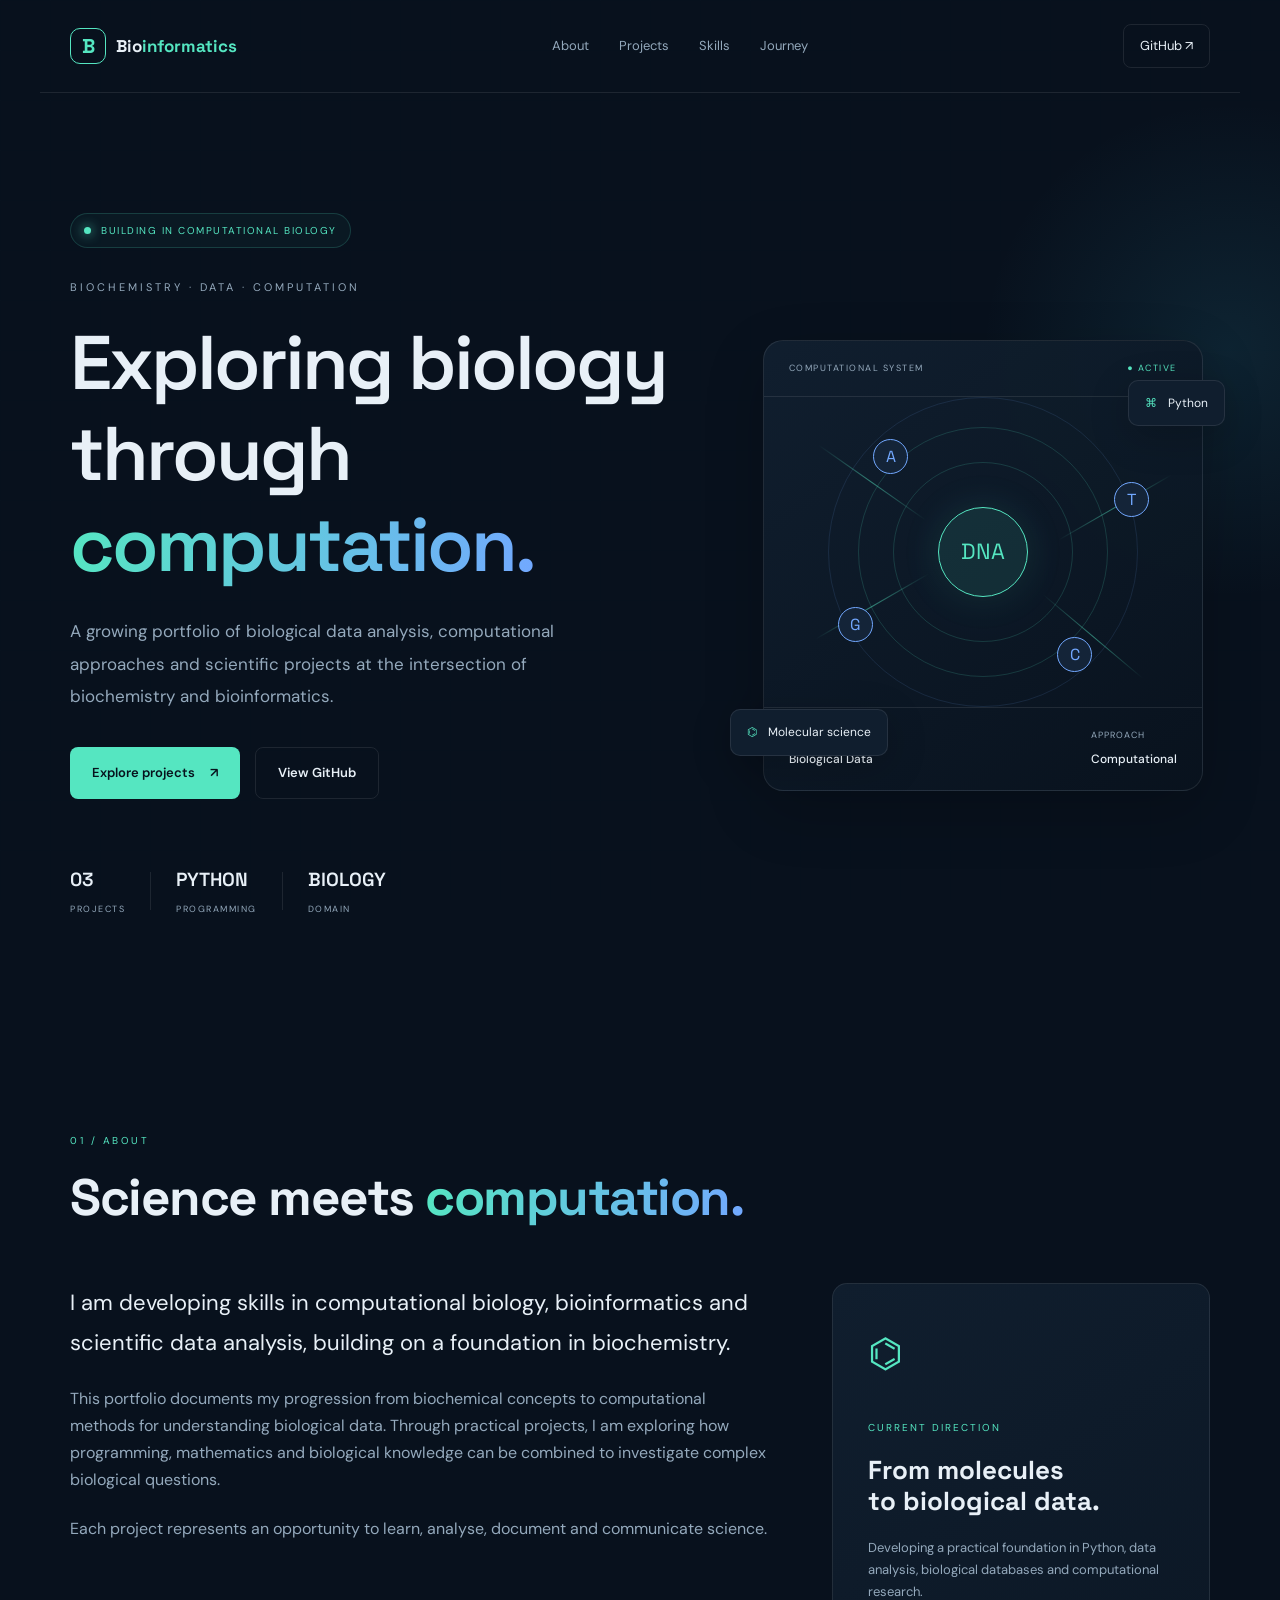
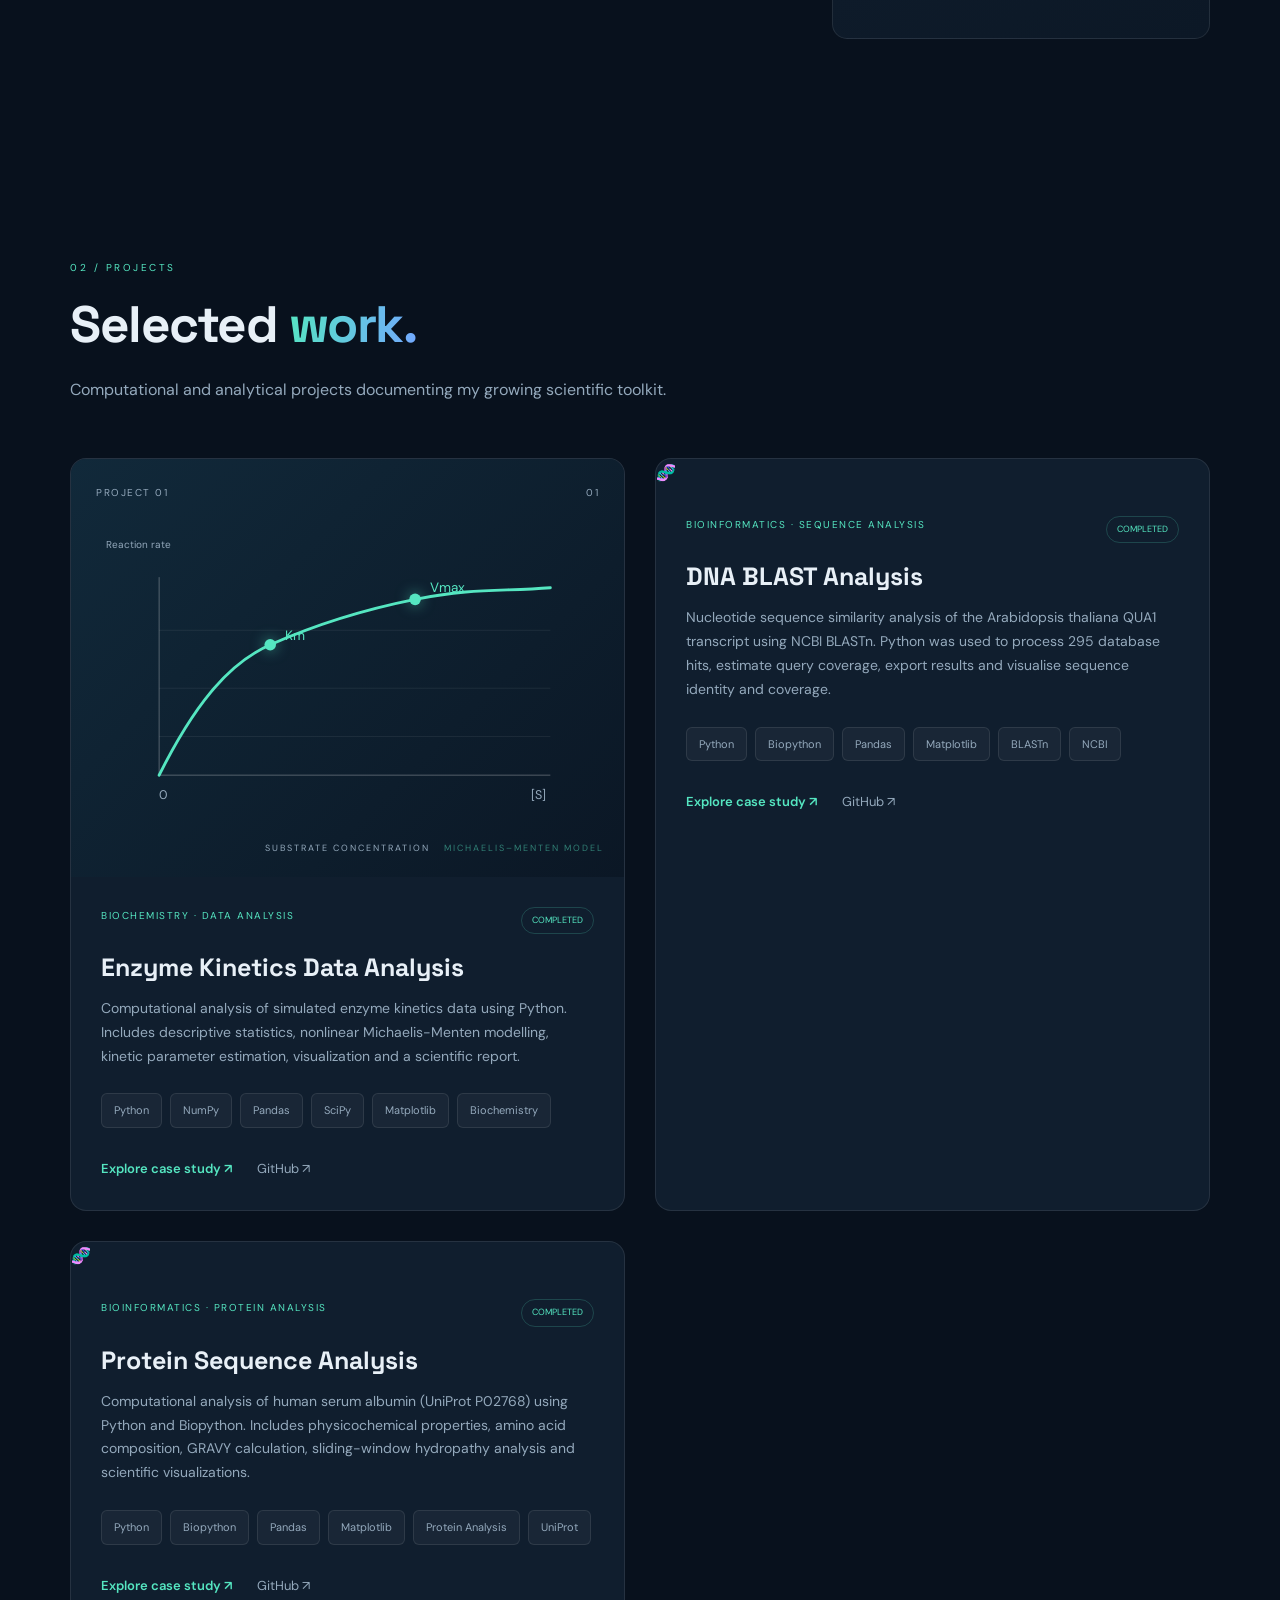
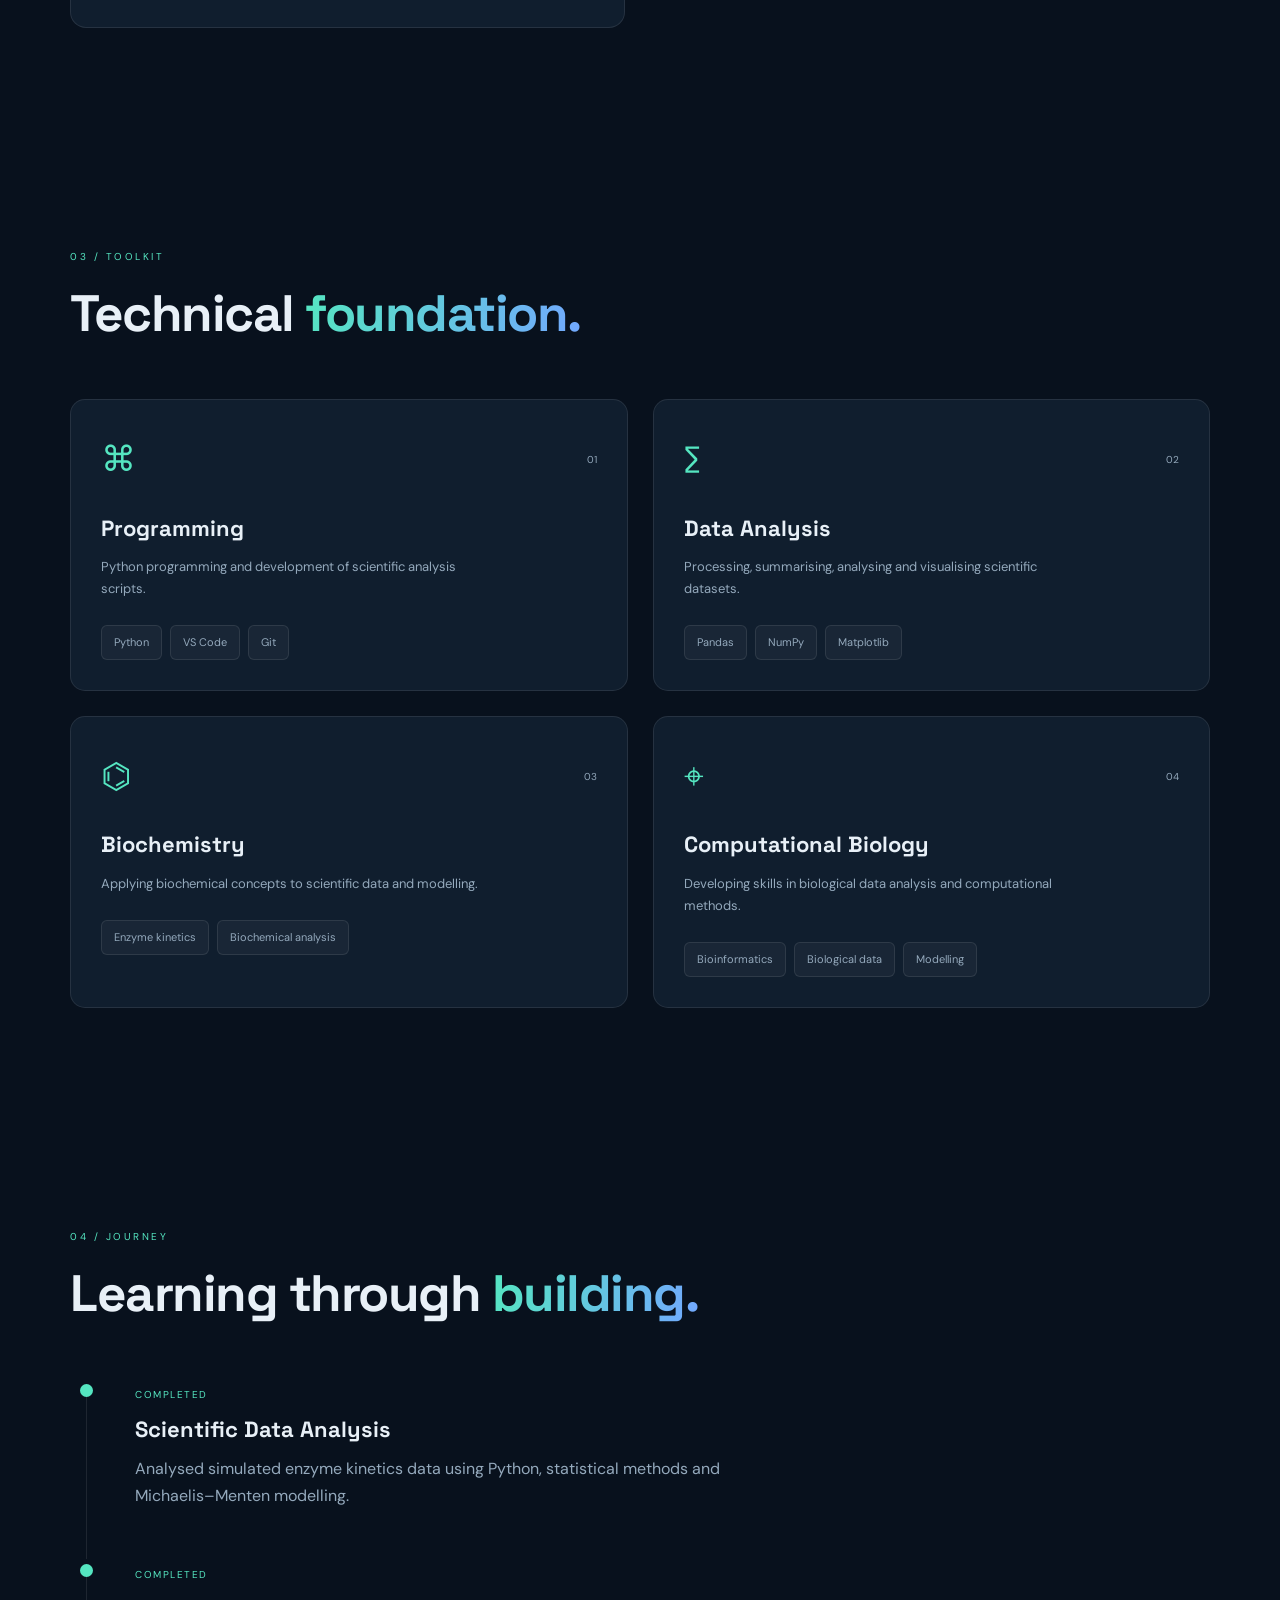
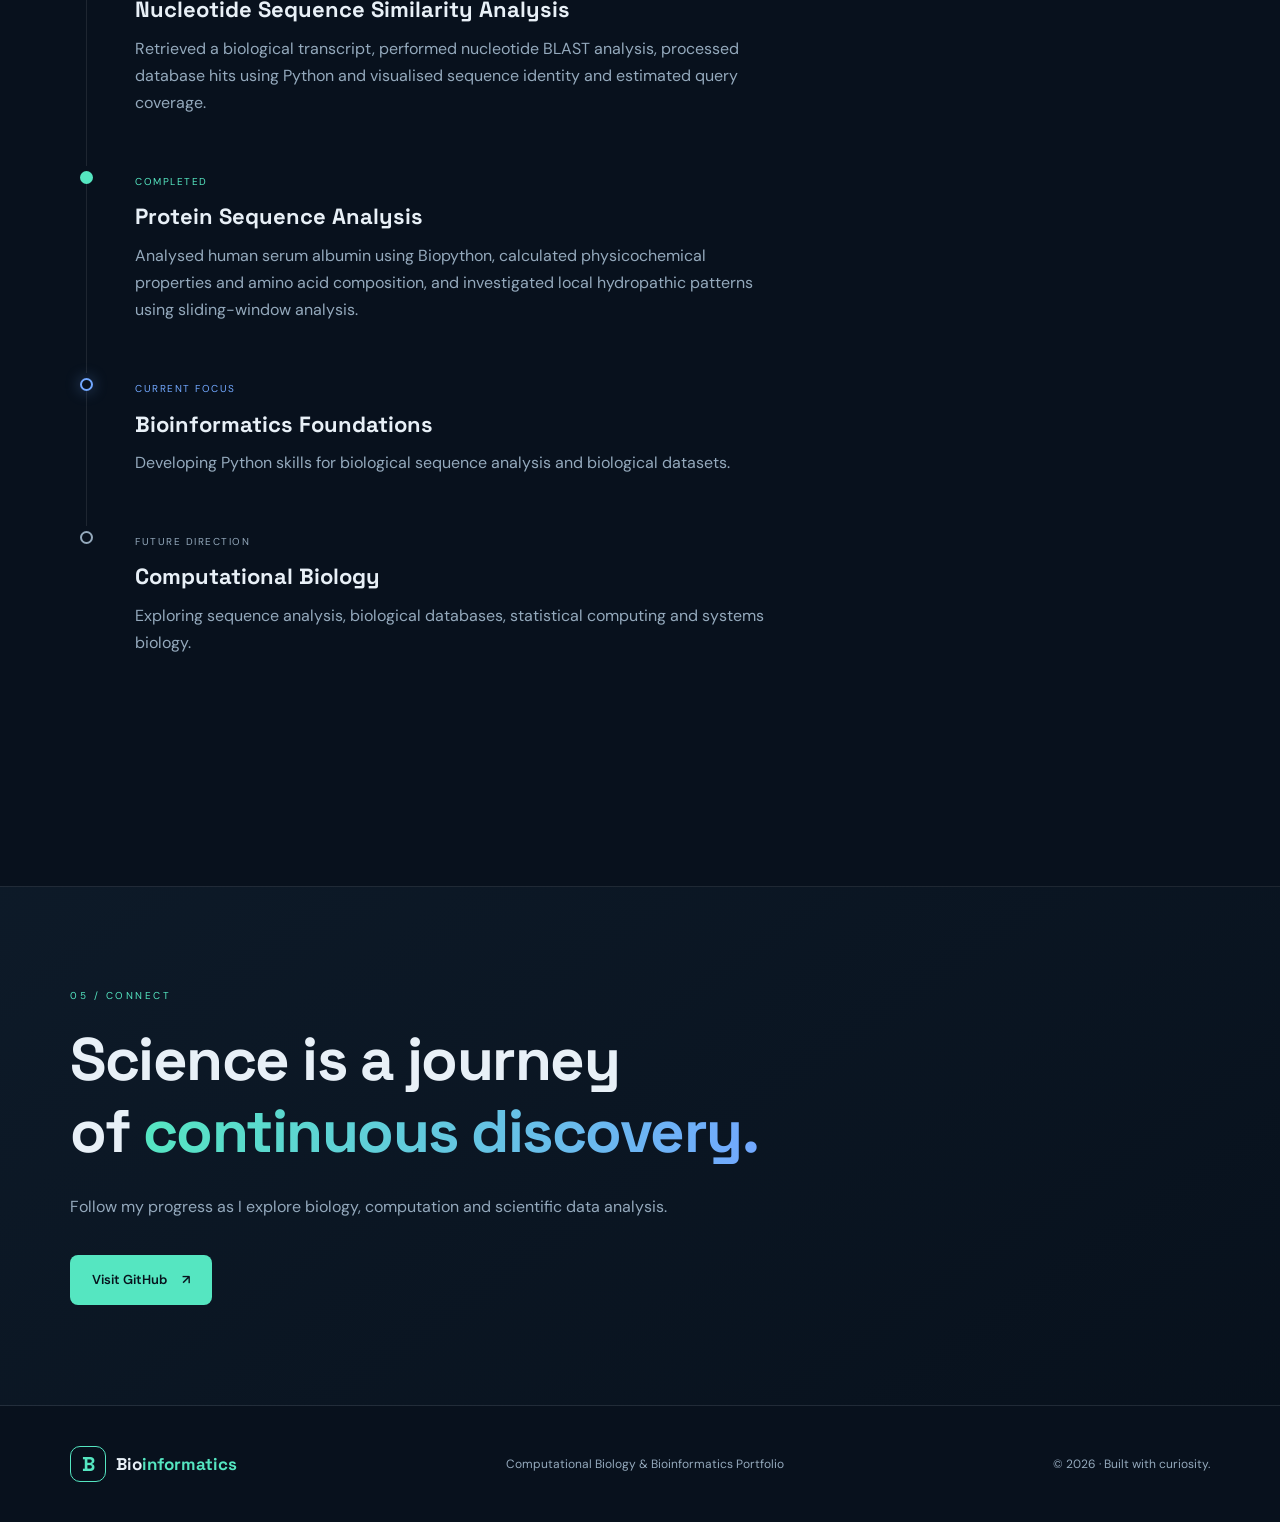
<file: index.html>
<!DOCTYPE html>
<html lang="en">
<head>
    <meta charset="UTF-8">
    <meta name="viewport" content="width=device-width, initial-scale=1.0">
    <meta name="description" content="Computational biology and bioinformatics portfolio showcasing biological data analysis, programming and scientific research projects.">
    <title>Computational Biology | Scientific Portfolio</title>
    <link rel="stylesheet" href="style.css">
    <link rel="preconnect" href="https://fonts.googleapis.com">
    <link rel="preconnect" href="https://fonts.gstatic.com" crossorigin>
    <link href="https://fonts.googleapis.com/css2?family=DM+Sans:wght@400;500;600;700&family=Space+Grotesk:wght@400;500;600;700&display=swap" rel="stylesheet">
</head>
<body>

    <div class="background-grid"></div>

    <header class="navbar">
        <a href="#" class="logo">
            <span class="logo-symbol">B</span>
            <span>Bio<span class="accent">informatics</span></span>
        </a>

        <nav class="nav-links">
            <a href="#about">About</a>
            <a href="#projects">Projects</a>
            <a href="#skills">Skills</a>
            <a href="#journey">Journey</a>
        </nav>

        <a href="https://github.com/Evanno000" target="_blank" rel="noopener noreferrer" class="nav-github">
            GitHub ↗
        </a>
    </header>

    <main>

        <!-- HERO SECTION -->
        <section class="hero" id="home">

            <div class="hero-content">

                <div class="status-label">
                    <span class="status-dot"></span>
                    BUILDING IN COMPUTATIONAL BIOLOGY
                </div>

                <p class="hero-pretitle">BIOCHEMISTRY · DATA · COMPUTATION</p>

                <h1>
                    Exploring biology<br>
                    through <span class="gradient-text">computation.</span>
                </h1>

                <p class="hero-description">
                    A growing portfolio of biological data analysis,
                    computational approaches and scientific projects
                    at the intersection of biochemistry and bioinformatics.
                </p>

                <div class="hero-actions">
                    <a href="#projects" class="button-primary">
                        Explore projects <span>↗</span>
                    </a>

                    <a href="https://github.com/Evanno000"
                       target="_blank"
                       rel="noopener noreferrer"
                       class="button-secondary">
                        View GitHub
                    </a>
                </div>

                <div class="hero-stats">
                    <div class="stat">
                        <span class="stat-number" id="project-count">03</span>
                        <span class="stat-label">PROJECTS</span>
                    </div>

                    <div class="stat-divider"></div>

                    <div class="stat">
                        <span class="stat-number">PYTHON</span>
                        <span class="stat-label">PROGRAMMING</span>
                    </div>

                    <div class="stat-divider"></div>

                    <div class="stat">
                        <span class="stat-number">BIOLOGY</span>
                        <span class="stat-label">DOMAIN</span>
                    </div>
                </div>

            </div>

            <div class="hero-visual">

                <div class="visual-glow"></div>

                <div class="molecule-card">

                    <div class="card-top">
                        <span>COMPUTATIONAL SYSTEM</span>
                        <span class="live-indicator">● ACTIVE</span>
                    </div>

                    <div class="molecule-art">
                        <div class="orbit orbit-one"></div>
                        <div class="orbit orbit-two"></div>
                        <div class="orbit orbit-three"></div>

                        <div class="central-node">DNA</div>

                        <div class="node node-one">A</div>
                        <div class="node node-two">T</div>
                        <div class="node node-three">G</div>
                        <div class="node node-four">C</div>

                        <div class="connection connection-one"></div>
                        <div class="connection connection-two"></div>
                        <div class="connection connection-three"></div>
                        <div class="connection connection-four"></div>
                    </div>

                    <div class="visual-footer">
                        <div>
                            <span class="visual-label">RESEARCH DOMAIN</span>
                            <strong>Biological Data</strong>
                        </div>

                        <div>
                            <span class="visual-label">APPROACH</span>
                            <strong>Computational</strong>
                        </div>
                    </div>

                </div>

                <div class="floating-tag tag-top">
                    <span class="tag-icon">⌘</span>
                    Python
                </div>

                <div class="floating-tag tag-bottom">
                    <span class="tag-icon">⌬</span>
                    Molecular science
                </div>

            </div>

        </section>

        <!-- ABOUT SECTION -->
        <section class="section about-section" id="about">

            <div class="section-heading">
                <span class="section-number">01 / ABOUT</span>
                <h2>Science meets <span class="gradient-text">computation.</span></h2>
            </div>

            <div class="about-grid">

                <div class="about-text">
                    <p class="large-text">
                        I am developing skills in computational biology,
                        bioinformatics and scientific data analysis,
                        building on a foundation in biochemistry.
                    </p>

                    <p>
                        This portfolio documents my progression from
                        biochemical concepts to computational methods
                        for understanding biological data. Through
                        practical projects, I am exploring how
                        programming, mathematics and biological
                        knowledge can be combined to investigate
                        complex biological questions.
                    </p>

                    <p>
                        Each project represents an opportunity to learn,
                        analyse, document and communicate science.
                    </p>
                </div>

                <div class="about-highlight">

                    <div class="highlight-icon">⌬</div>

                    <span class="highlight-label">CURRENT DIRECTION</span>

                    <h3>From molecules<br>to biological data.</h3>

                    <p>
                        Developing a practical foundation in Python,
                        data analysis, biological databases and
                        computational research.
                    </p>

                </div>

            </div>

        </section>

        <!-- PROJECTS SECTION -->
        <section class="section projects-section" id="projects">

            <div class="section-heading">
                <span class="section-number">02 / PROJECTS</span>
                <h2>Selected <span class="gradient-text">work.</span></h2>
                <p class="section-description">
                    Computational and analytical projects documenting
                    my growing scientific toolkit.
                </p>
            </div>

            <div class="project-grid">

                <!-- PROJECT 01: ENZYME KINETICS -->
                <article class="project-card featured-project">

                    <div class="project-visual kinetics-visual">

                        <div class="project-visual-label">
                            <span>PROJECT 01</span>
                            <span>01</span>
                        </div>

                        <div class="chart-preview">

                            <div class="chart-y-label">Reaction rate</div>

                            <svg viewBox="0 0 500 280"
                                 class="kinetics-chart"
                                 role="img"
                                 aria-label="Illustrative enzyme saturation curve">

                                <line x1="55" y1="25" x2="55" y2="230"
                                      class="chart-axis"/>

                                <line x1="55" y1="230" x2="460" y2="230"
                                      class="chart-axis"/>

                                <line x1="55" y1="80" x2="460" y2="80"
                                      class="chart-grid"/>

                                <line x1="55" y1="140" x2="460" y2="140"
                                      class="chart-grid"/>

                                <line x1="55" y1="190" x2="460" y2="190"
                                      class="chart-grid"/>

                                <path d="M55 230
                                         C90 160, 125 115, 170 95
                                         S260 60, 320 48
                                         S410 40, 460 36"
                                      class="chart-curve"/>

                                <circle cx="170" cy="95" r="6"
                                        class="chart-point"/>

                                <circle cx="320" cy="48" r="6"
                                        class="chart-point"/>

                                <text x="55" y="255" class="chart-text">0</text>
                                <text x="440" y="255" class="chart-text">[S]</text>

                                <text x="185" y="90" class="chart-annotation">Km</text>
                                <text x="335" y="40" class="chart-annotation">Vmax</text>

                            </svg>

                            <div class="chart-x-label">
                                SUBSTRATE CONCENTRATION
                            </div>

                        </div>

                        <div class="chart-overlay-label">
                            MICHAELIS–MENTEN MODEL
                        </div>

                    </div>

                    <div class="project-content">

                        <div class="project-meta">
                            <span class="project-category">BIOCHEMISTRY · DATA ANALYSIS</span>
                            <span class="project-status">COMPLETED</span>
                        </div>

                        <h3>Enzyme Kinetics Data Analysis</h3>

                        <p>
                            Computational analysis of simulated enzyme kinetics data
                            using Python. Includes descriptive statistics, nonlinear
                            Michaelis-Menten modelling, kinetic parameter estimation,
                            visualization and a scientific report.
                        </p>

                        <div class="project-tags">
                            <span>Python</span>
                            <span>NumPy</span>
                            <span>Pandas</span>
                            <span>SciPy</span>
                            <span>Matplotlib</span>
                            <span>Biochemistry</span>
                        </div>

                        <div class="project-links">

                            <a href="projects/enzyme-kinetics.html"
                               class="project-link-primary">
                                Explore case study <span>↗</span>
                            </a>

                            <a href="https://github.com/Evanno000/enzyme-kinetics-data-analysis"
                               target="_blank"
                               rel="noopener noreferrer"
                               class="project-link-secondary">
                                GitHub ↗
                            </a>

                        </div>

                    </div>

                </article>

                <!-- PROJECT 02: DNA BLAST ANALYSIS -->
                <article class="project-card">

                    <div class="project-icon">🧬</div>

                    <div class="project-content">

                        <div class="project-meta">
                            <span class="project-category">BIOINFORMATICS · SEQUENCE ANALYSIS</span>
                            <span class="project-status">COMPLETED</span>
                        </div>

                        <h3>DNA BLAST Analysis</h3>

                        <p>
                            Nucleotide sequence similarity analysis of the
                            Arabidopsis thaliana QUA1 transcript using NCBI BLASTn.
                            Python was used to process 295 database hits,
                            estimate query coverage, export results and
                            visualise sequence identity and coverage.
                        </p>

                        <div class="project-tags">
                            <span>Python</span>
                            <span>Biopython</span>
                            <span>Pandas</span>
                            <span>Matplotlib</span>
                            <span>BLASTn</span>
                            <span>NCBI</span>
                        </div>

                        <div class="project-links">

                            <a href="projects/dna-blast-analysis.html"
                               class="project-link-primary">
                                Explore case study <span>↗</span>
                            </a>

                            <a href="https://github.com/Evanno000/dna-blast-analysis"
                               target="_blank"
                               rel="noopener noreferrer"
                               class="project-link-secondary">
                                GitHub ↗
                            </a>

                        </div>

                    </div>

                </article>

                <!-- PROJECT 03: PROTEIN SEQUENCE ANALYSIS -->
                <article class="project-card">

                    <div class="project-icon">🧬</div>

                    <div class="project-content">

                        <div class="project-meta">
                            <span class="project-category">BIOINFORMATICS · PROTEIN ANALYSIS</span>
                            <span class="project-status">COMPLETED</span>
                        </div>

                        <h3>Protein Sequence Analysis</h3>

                        <p>
                            Computational analysis of human serum albumin
                            (UniProt P02768) using Python and Biopython.
                            Includes physicochemical properties, amino acid
                            composition, GRAVY calculation, sliding-window
                            hydropathy analysis and scientific visualizations.
                        </p>

                        <div class="project-tags">
                            <span>Python</span>
                            <span>Biopython</span>
                            <span>Pandas</span>
                            <span>Matplotlib</span>
                            <span>Protein Analysis</span>
                            <span>UniProt</span>
                        </div>

                        <div class="project-links">

                            <a href="projects/protein-sequence-analysis.html"
                               class="project-link-primary">
                                Explore case study <span>↗</span>
                            </a>

                            <a href="https://github.com/Evanno000/protein-sequence-analysis"
                               target="_blank"
                               rel="noopener noreferrer"
                               class="project-link-secondary">
                                GitHub ↗
                            </a>

                        </div>

                    </div>

                </article>

            </div>

        </section>

        <!-- SKILLS SECTION -->
        <section class="section skills-section" id="skills">

            <div class="section-heading">
                <span class="section-number">03 / TOOLKIT</span>
                <h2>Technical <span class="gradient-text">foundation.</span></h2>
            </div>

            <div class="skills-grid">

                <div class="skill-card">

                    <div class="skill-card-header">
                        <span class="skill-icon">⌘</span>
                        <span class="skill-index">01</span>
                    </div>

                    <h3>Programming</h3>

                    <p>
                        Python programming and development
                        of scientific analysis scripts.
                    </p>

                    <div class="skill-items">
                        <span>Python</span>
                        <span>VS Code</span>
                        <span>Git</span>
                    </div>

                </div>

                <div class="skill-card">

                    <div class="skill-card-header">
                        <span class="skill-icon">∑</span>
                        <span class="skill-index">02</span>
                    </div>

                    <h3>Data Analysis</h3>

                    <p>
                        Processing, summarising, analysing and
                        visualising scientific datasets.
                    </p>

                    <div class="skill-items">
                        <span>Pandas</span>
                        <span>NumPy</span>
                        <span>Matplotlib</span>
                    </div>

                </div>

                <div class="skill-card">

                    <div class="skill-card-header">
                        <span class="skill-icon">⌬</span>
                        <span class="skill-index">03</span>
                    </div>

                    <h3>Biochemistry</h3>

                    <p>
                        Applying biochemical concepts to
                        scientific data and modelling.
                    </p>

                    <div class="skill-items">
                        <span>Enzyme kinetics</span>
                        <span>Biochemical analysis</span>
                    </div>

                </div>

                <div class="skill-card">

                    <div class="skill-card-header">
                        <span class="skill-icon">⌖</span>
                        <span class="skill-index">04</span>
                    </div>

                    <h3>Computational Biology</h3>

                    <p>
                        Developing skills in biological data
                        analysis and computational methods.
                    </p>

                    <div class="skill-items">
                        <span>Bioinformatics</span>
                        <span>Biological data</span>
                        <span>Modelling</span>
                    </div>

                </div>

            </div>

        </section>

        <!-- JOURNEY SECTION -->
        <section class="section journey-section" id="journey">

            <div class="section-heading">
                <span class="section-number">04 / JOURNEY</span>
                <h2>Learning through <span class="gradient-text">building.</span></h2>
            </div>

            <div class="journey-container">

                <div class="journey-item completed">

                    <div class="journey-marker"></div>

                    <div class="journey-content">

                        <span class="journey-status">COMPLETED</span>

                        <h3>Scientific Data Analysis</h3>

                        <p>
                            Analysed simulated enzyme kinetics data
                            using Python, statistical methods and
                            Michaelis–Menten modelling.
                        </p>

                    </div>

                </div>

                <div class="journey-item completed">

                    <div class="journey-marker"></div>

                    <div class="journey-content">

                        <span class="journey-status">COMPLETED</span>

                        <h3>Nucleotide Sequence Similarity Analysis</h3>

                        <p>
                            Retrieved a biological transcript, performed
                            nucleotide BLAST analysis, processed database
                            hits using Python and visualised sequence
                            identity and estimated query coverage.
                        </p>

                    </div>

                </div>

                <div class="journey-item completed">

                    <div class="journey-marker"></div>

                    <div class="journey-content">

                        <span class="journey-status">COMPLETED</span>

                        <h3>Protein Sequence Analysis</h3>

                        <p>
                            Analysed human serum albumin using Biopython,
                            calculated physicochemical properties and amino
                            acid composition, and investigated local
                            hydropathic patterns using sliding-window analysis.
                        </p>

                    </div>

                </div>

                <div class="journey-item active">

                    <div class="journey-marker"></div>

                    <div class="journey-content">

                        <span class="journey-status">CURRENT FOCUS</span>

                        <h3>Bioinformatics Foundations</h3>

                        <p>
                            Developing Python skills for biological
                            sequence analysis and biological datasets.
                        </p>

                    </div>

                </div>

                <div class="journey-item upcoming">

                    <div class="journey-marker"></div>

                    <div class="journey-content">

                        <span class="journey-status">FUTURE DIRECTION</span>

                        <h3>Computational Biology</h3>

                        <p>
                            Exploring sequence analysis,
                            biological databases, statistical
                            computing and systems biology.
                        </p>

                    </div>

                </div>

            </div>

        </section>

        <!-- CONTACT SECTION -->
        <section class="contact-section">

            <div class="contact-inner">

                <span class="section-number">05 / CONNECT</span>

                <h2>
                    Science is a journey<br>
                    of <span class="gradient-text">continuous discovery.</span>
                </h2>

                <p>
                    Follow my progress as I explore biology,
                    computation and scientific data analysis.
                </p>

                <a href="https://github.com/Evanno000"
                   target="_blank"
                   rel="noopener noreferrer"
                   class="button-primary">
                    Visit GitHub <span>↗</span>
                </a>

            </div>

        </section>

    </main>

    <!-- FOOTER -->
    <footer class="footer">

        <a href="#home" class="logo">
            <span class="logo-symbol">B</span>
            <span>Bio<span class="accent">informatics</span></span>
        </a>

        <p>
            Computational Biology & Bioinformatics Portfolio
        </p>

        <span class="footer-copy">
            © <span id="year"></span> · Built with curiosity.
        </span>

    </footer>

    <script src="script.js"></script>

</body>
</html>
</file>
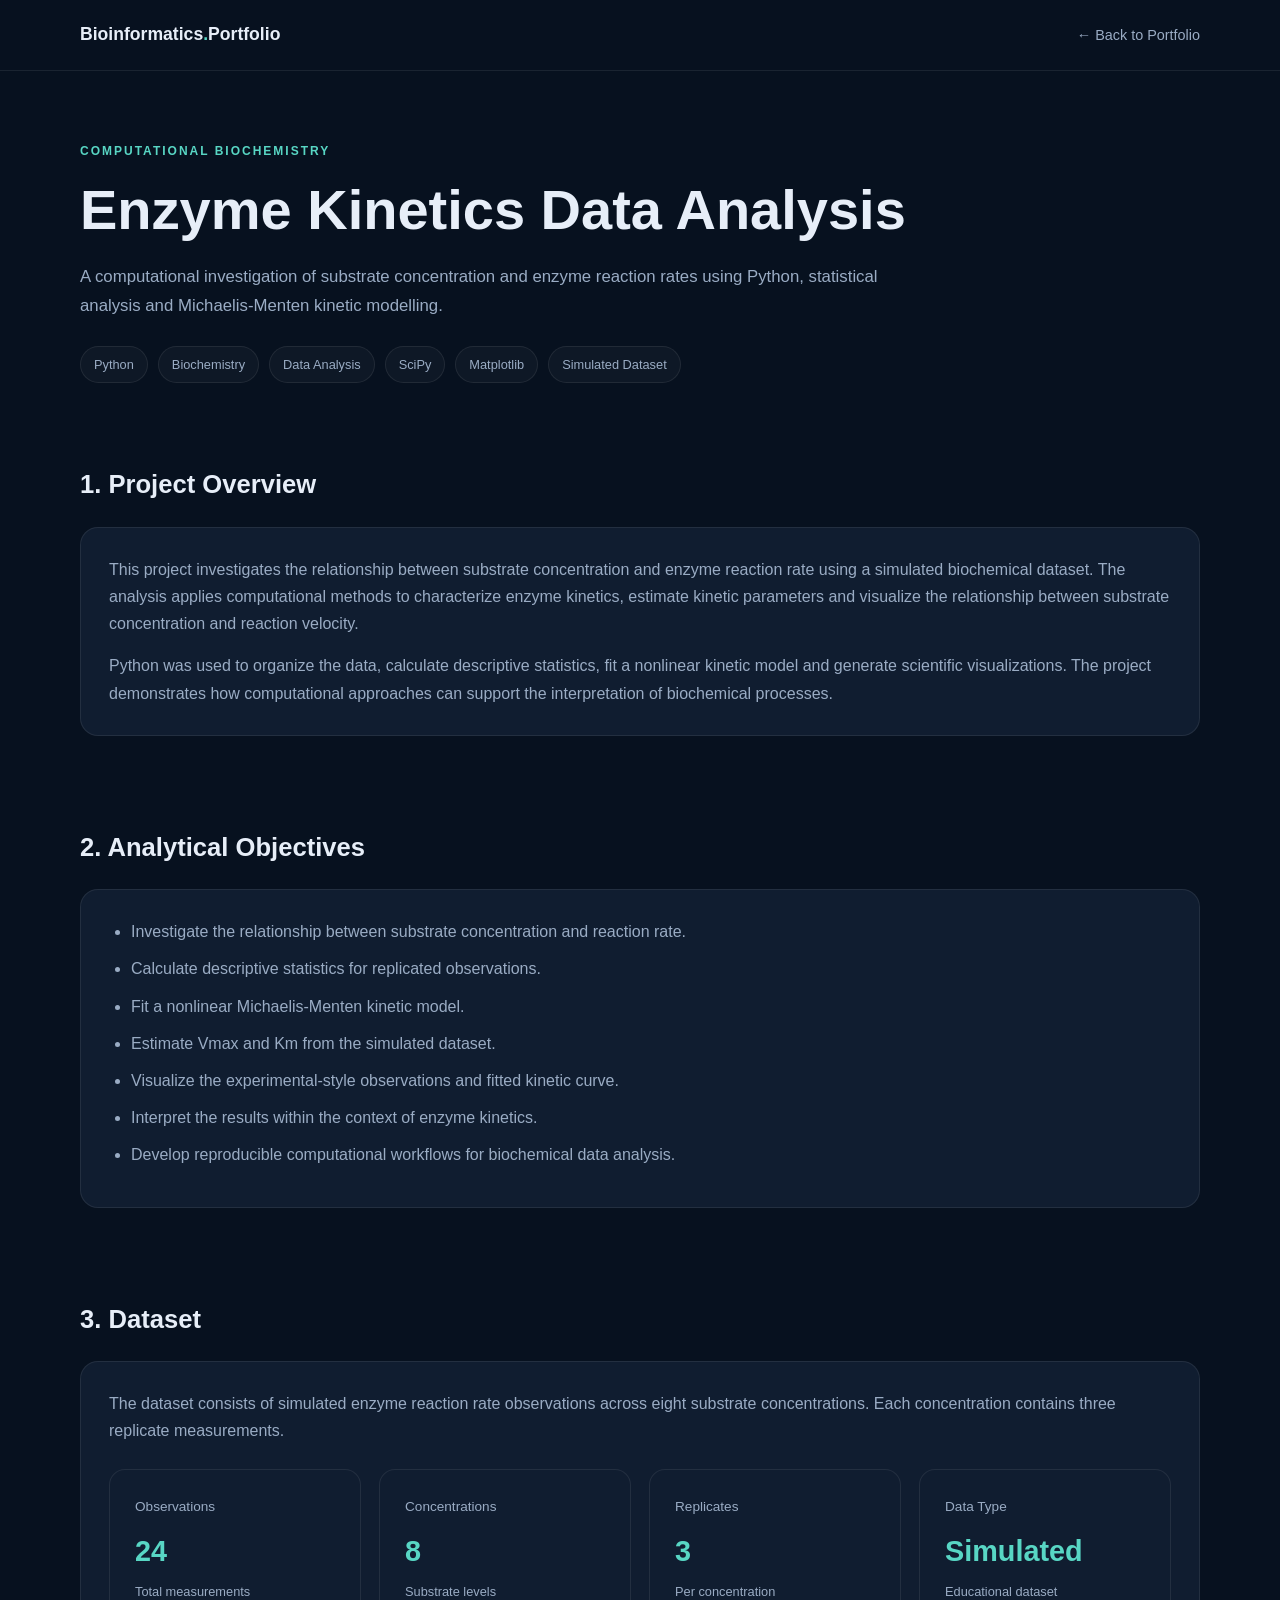
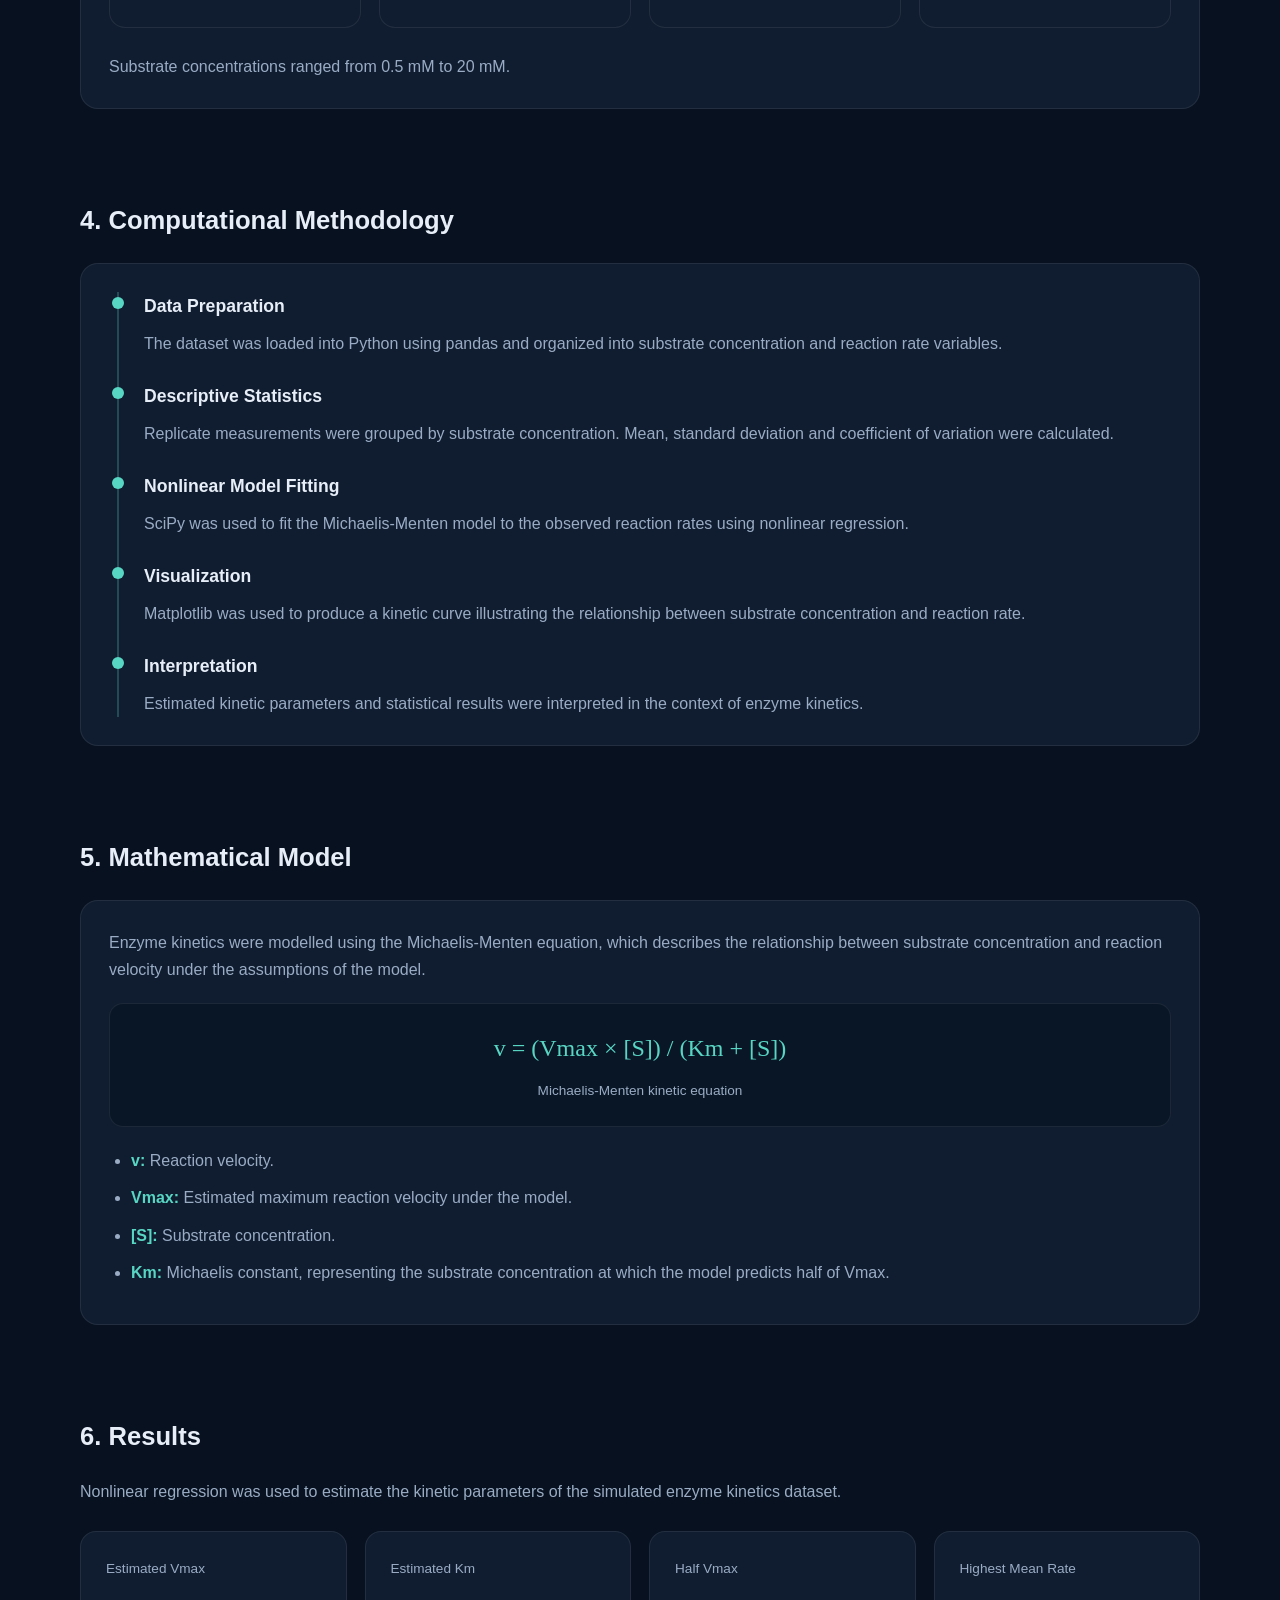
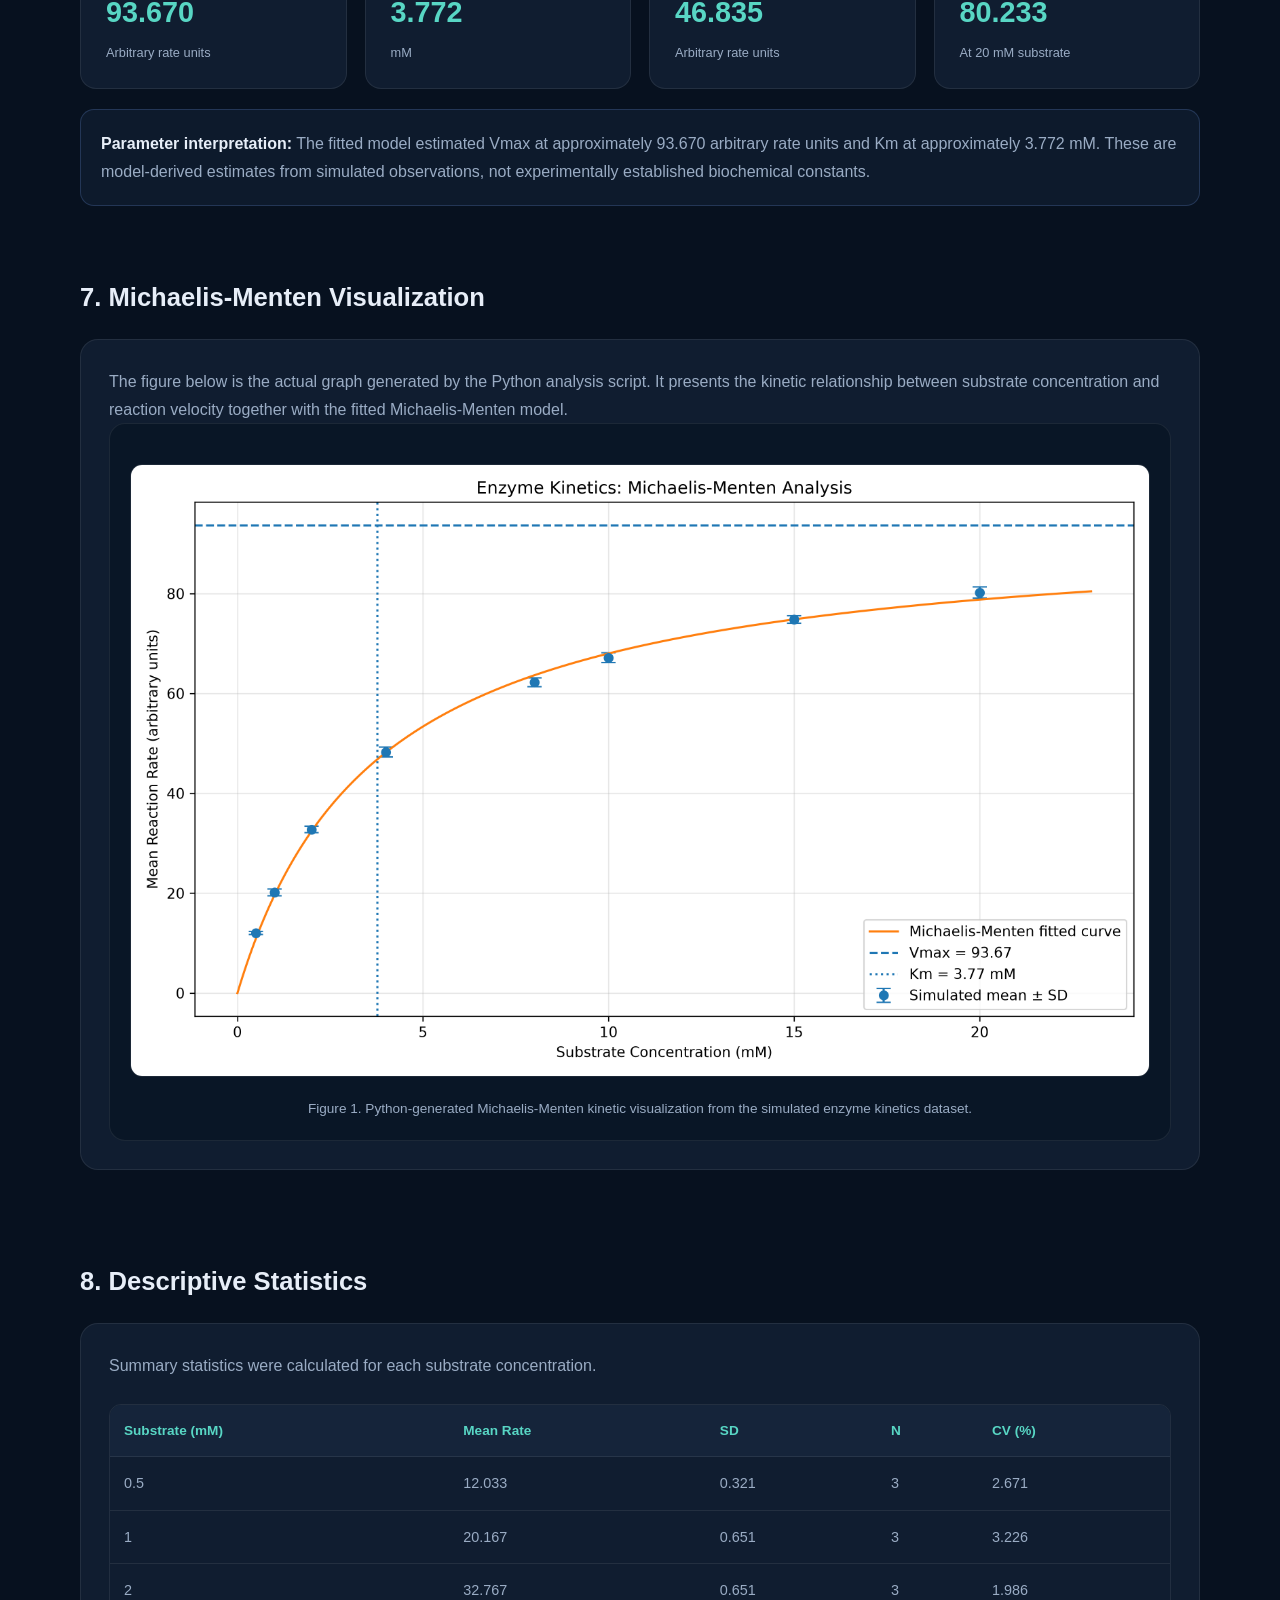
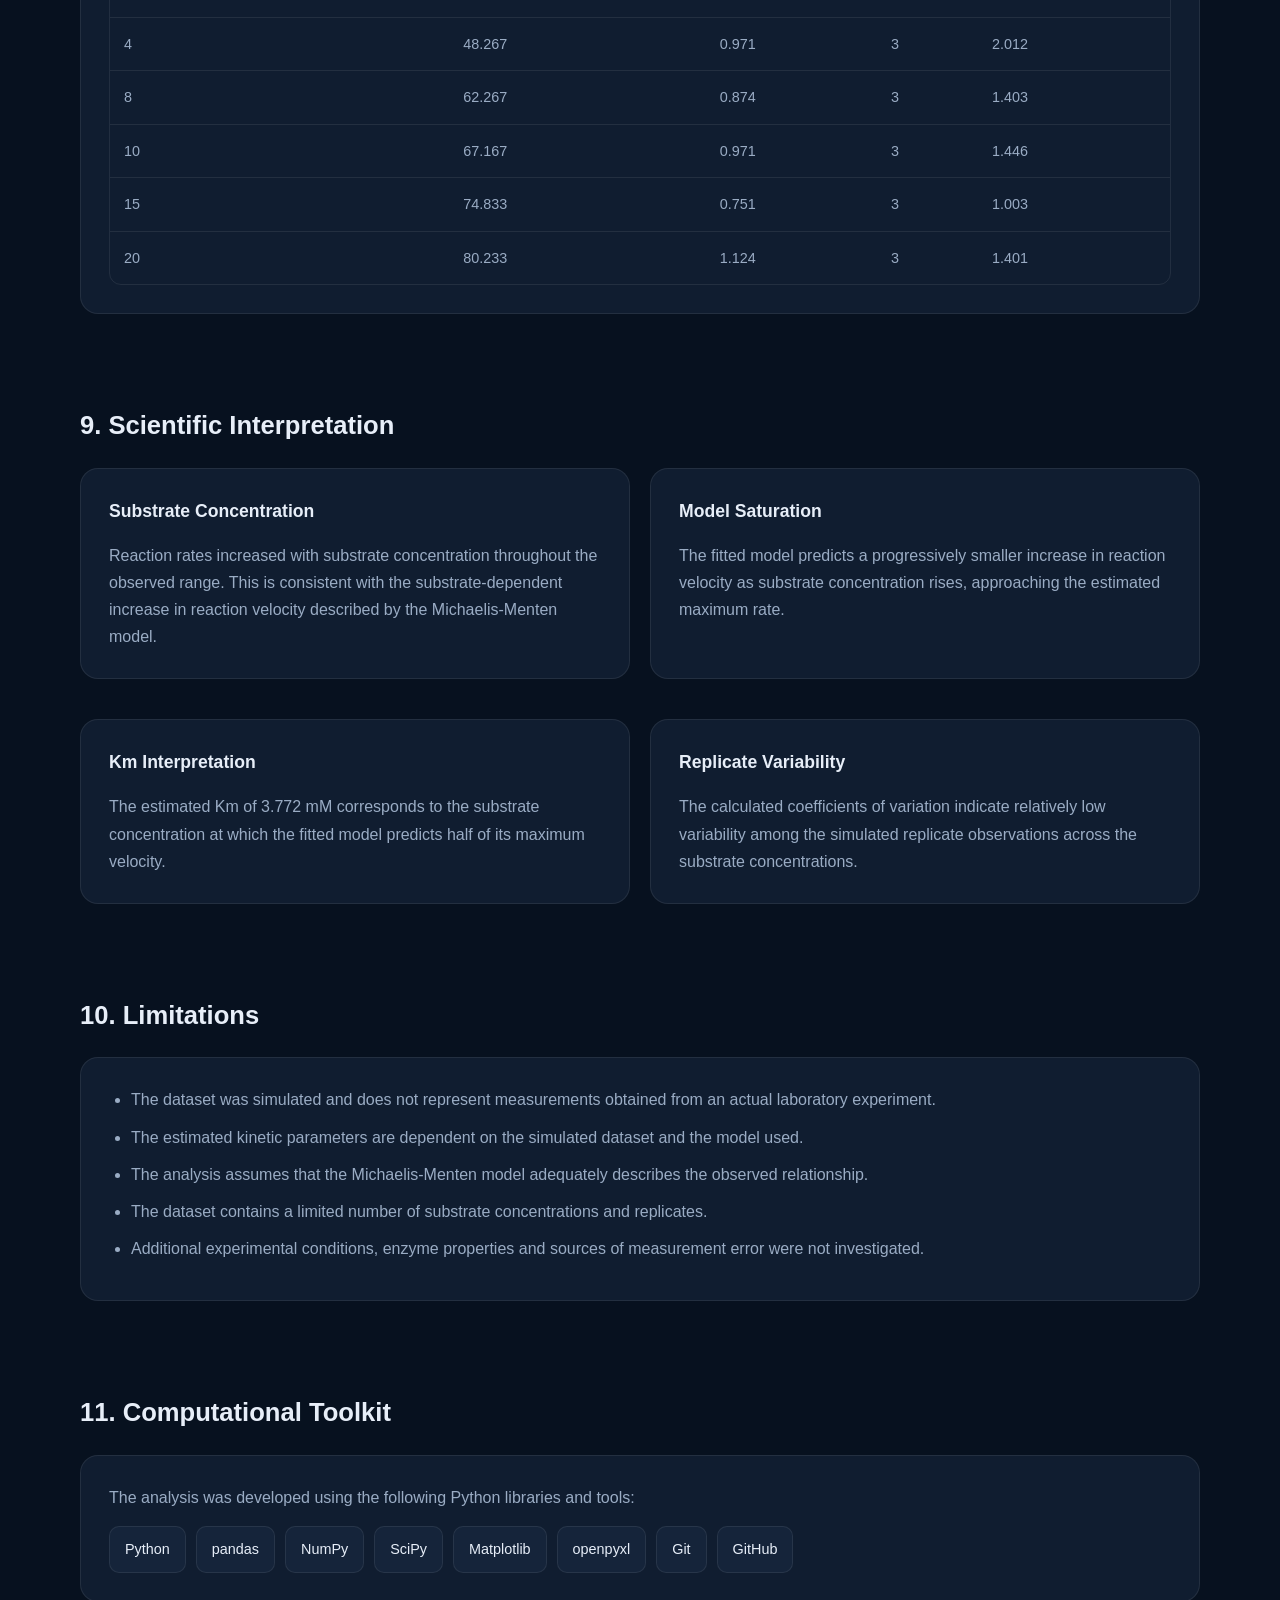
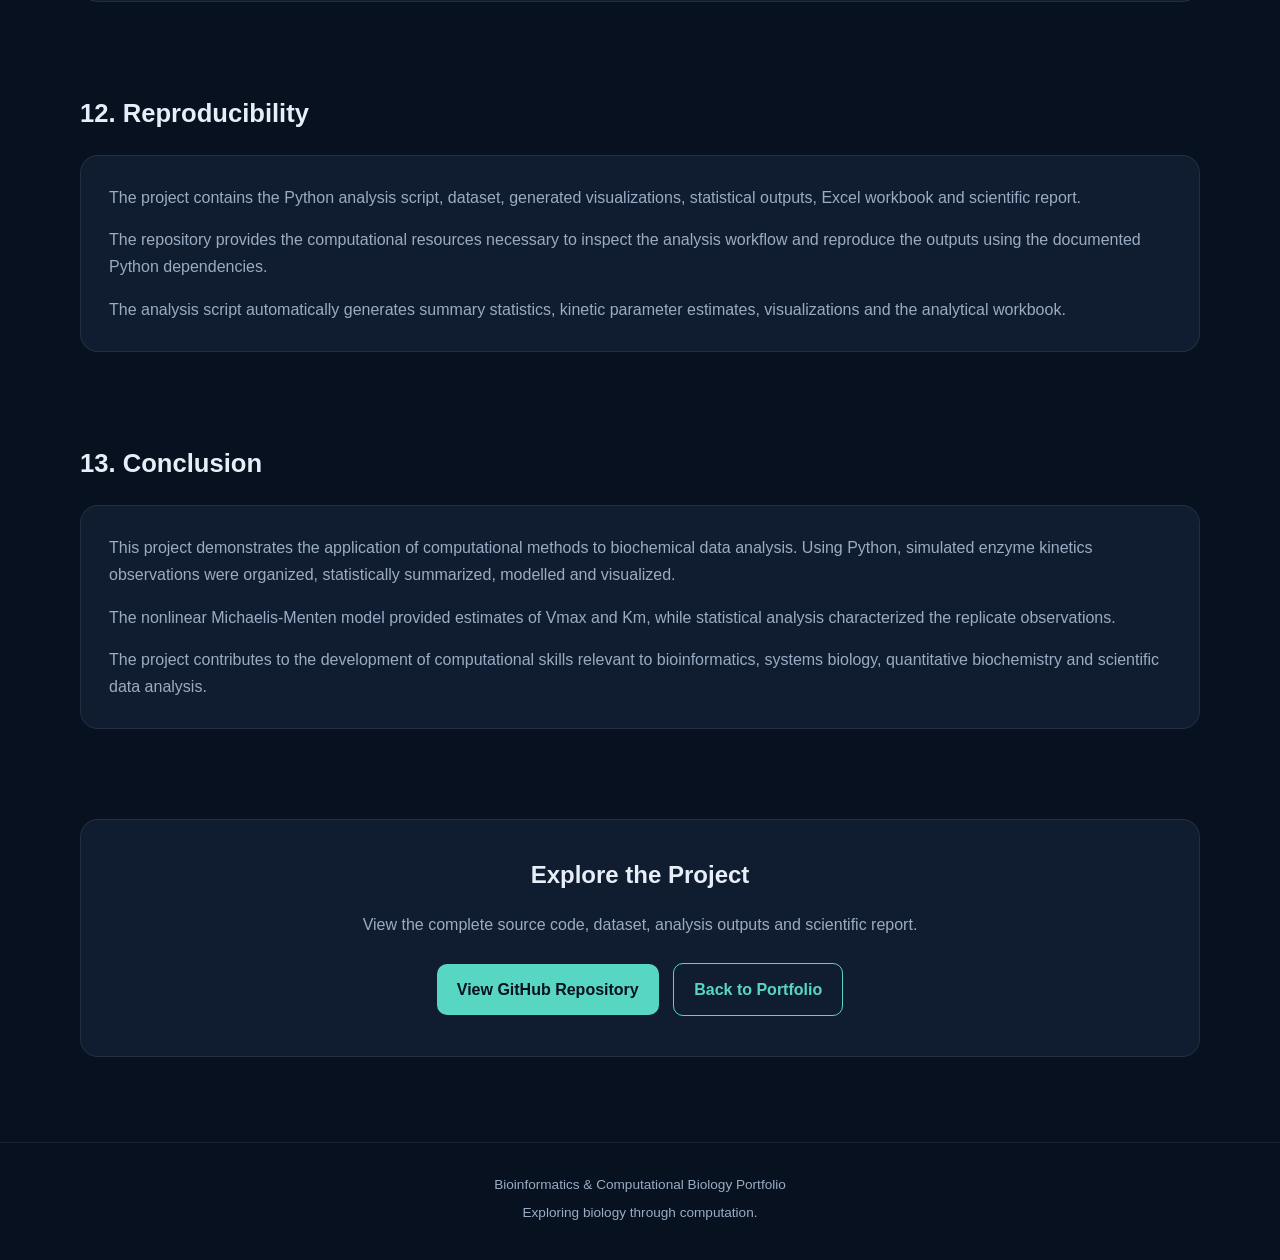
<file: projects/enzyme-kinetics.html>
<!DOCTYPE html>
<html lang="en">
<head>
    <meta charset="UTF-8">
    <meta name="viewport" content="width=device-width, initial-scale=1.0">

    <title>Enzyme Kinetics Data Analysis | Bioinformatics Portfolio</title>

    <meta name="description" content="Computational analysis of simulated enzyme kinetics data using Python, statistical analysis and Michaelis-Menten modelling.">

    <style>
        :root {
            --bg: #07111f;
            --panel: #101d30;
            --panel-light: #15243a;
            --border: rgba(255,255,255,0.08);
            --text: #e7eef8;
            --muted: #9aacc4;
            --accent: #58d6c4;
            --accent2: #79a9ff;
        }

        * {
            margin: 0;
            padding: 0;
            box-sizing: border-box;
        }

        html {
            scroll-behavior: smooth;
        }

        body {
            font-family: Arial, Helvetica, sans-serif;
            background: var(--bg);
            color: var(--text);
            line-height: 1.7;
        }

        a {
            color: var(--accent);
            text-decoration: none;
        }

        a:hover {
            opacity: 0.85;
        }

        .container {
            width: min(1120px, 92%);
            margin: auto;
        }

        .navbar {
            padding: 20px 0;
            border-bottom: 1px solid var(--border);
        }

        .nav-inner {
            display: flex;
            align-items: center;
            justify-content: space-between;
            gap: 20px;
        }

        .logo {
            font-weight: 700;
            font-size: 1.1rem;
            color: var(--text);
        }

        .logo span {
            color: var(--accent);
        }

        .back-link {
            color: var(--muted);
            font-size: 0.9rem;
        }

        .hero {
            padding: 70px 0 45px;
        }

        .eyebrow {
            color: var(--accent);
            text-transform: uppercase;
            letter-spacing: 2px;
            font-size: 0.75rem;
            font-weight: 700;
            margin-bottom: 15px;
        }

        h1 {
            font-size: clamp(2rem, 5vw, 3.5rem);
            line-height: 1.2;
            margin-bottom: 20px;
        }

        .hero-description {
            max-width: 800px;
            color: var(--muted);
            font-size: 1.05rem;
        }

        .hero-meta {
            display: flex;
            flex-wrap: wrap;
            gap: 10px;
            margin-top: 25px;
        }

        .tag {
            padding: 7px 13px;
            border: 1px solid var(--border);
            border-radius: 30px;
            background: rgba(255,255,255,0.03);
            color: var(--muted);
            font-size: 0.8rem;
        }

        section {
            padding: 35px 0;
        }

        .section-title {
            font-size: 1.6rem;
            margin-bottom: 20px;
        }

        .section-description {
            color: var(--muted);
            margin-bottom: 25px;
        }

        .card {
            background: var(--panel);
            border: 1px solid var(--border);
            border-radius: 18px;
            padding: 28px;
            margin-bottom: 20px;
        }

        .card h3 {
            font-size: 1.1rem;
            margin-bottom: 15px;
        }

        .card p {
            color: var(--muted);
        }

        .grid {
            display: grid;
            grid-template-columns: repeat(2, minmax(0, 1fr));
            gap: 20px;
        }

        .kpi-grid {
            display: grid;
            grid-template-columns: repeat(4, minmax(0, 1fr));
            gap: 18px;
        }

        .kpi {
            background: var(--panel);
            border: 1px solid var(--border);
            border-radius: 16px;
            padding: 25px;
        }

        .kpi-label {
            color: var(--muted);
            font-size: 0.85rem;
            margin-bottom: 8px;
        }

        .kpi-value {
            color: var(--accent);
            font-size: 1.8rem;
            font-weight: 700;
        }

        .kpi-subtitle {
            color: var(--muted);
            font-size: 0.8rem;
            margin-top: 5px;
        }

        ul {
            padding-left: 22px;
            color: var(--muted);
        }

        li {
            margin-bottom: 10px;
        }

        .equation {
            background: #091626;
            border: 1px solid var(--border);
            border-radius: 14px;
            padding: 24px;
            text-align: center;
            margin: 20px 0;
            overflow-x: auto;
        }

        .equation-text {
            font-family: "Times New Roman", serif;
            font-size: 1.5rem;
            color: var(--accent);
        }

        .equation-caption {
            color: var(--muted);
            font-size: 0.85rem;
            margin-top: 10px;
        }

        .kinetics-graph {
            display: block;
            width: 100%;
            max-width: 100%;
            height: auto;
            border-radius: 12px;
            margin: 20px auto;
            border: 1px solid rgba(255,255,255,0.08);
        }

        .graph-container {
            background: #091626;
            padding: 20px;
            border-radius: 16px;
            border: 1px solid var(--border);
        }

        .graph-caption {
            text-align: center;
            color: var(--muted);
            font-size: 0.85rem;
            margin-top: 15px;
        }

        .table-wrap {
            overflow-x: auto;
            border-radius: 12px;
            border: 1px solid var(--border);
        }

        table {
            width: 100%;
            border-collapse: collapse;
            min-width: 600px;
        }

        th, td {
            text-align: left;
            padding: 14px;
            border-bottom: 1px solid var(--border);
        }

        th {
            background: var(--panel-light);
            color: var(--accent);
            font-size: 0.85rem;
        }

        td {
            color: var(--muted);
            font-size: 0.9rem;
        }

        tr:last-child td {
            border-bottom: none;
        }

        .highlight {
            color: var(--accent);
            font-weight: 600;
        }

        .notice {
            background: rgba(121,169,255,0.06);
            border: 1px solid rgba(121,169,255,0.2);
            border-radius: 14px;
            padding: 20px;
            color: var(--muted);
            margin-top: 20px;
        }

        .notice strong {
            color: var(--text);
        }

        .step {
            position: relative;
            padding-left: 25px;
            border-left: 2px solid rgba(88,214,196,0.25);
            margin-left: 8px;
            padding-bottom: 25px;
        }

        .step:last-child {
            padding-bottom: 0;
        }

        .step::before {
            content: "";
            position: absolute;
            left: -7px;
            top: 5px;
            width: 12px;
            height: 12px;
            border-radius: 50%;
            background: var(--accent);
        }

        .step h3 {
            margin-bottom: 8px;
        }

        .step p {
            color: var(--muted);
        }

        .tool-list {
            display: flex;
            flex-wrap: wrap;
            gap: 10px;
            margin-top: 15px;
        }

        .tool {
            background: var(--panel-light);
            padding: 10px 15px;
            border-radius: 10px;
            border: 1px solid var(--border);
            color: var(--text);
            font-size: 0.9rem;
        }

        .cta {
            text-align: center;
            padding: 35px;
            background: var(--panel);
            border: 1px solid var(--border);
            border-radius: 18px;
        }

        .cta h2 {
            margin-bottom: 15px;
        }

        .cta p {
            color: var(--muted);
            margin-bottom: 20px;
        }

        .btn {
            display: inline-block;
            padding: 12px 20px;
            background: var(--accent);
            color: #07111f;
            border-radius: 10px;
            font-weight: 700;
            margin: 5px;
        }

        .btn-secondary {
            background: transparent;
            color: var(--accent);
            border: 1px solid var(--accent);
        }

        footer {
            margin-top: 50px;
            padding: 30px 0;
            border-top: 1px solid var(--border);
            text-align: center;
            color: var(--muted);
            font-size: 0.85rem;
        }

        footer p {
            margin-bottom: 5px;
        }

        @media (max-width: 850px) {
            .kpi-grid {
                grid-template-columns: repeat(2, minmax(0, 1fr));
            }

            .grid {
                grid-template-columns: 1fr;
            }
        }

        @media (max-width: 550px) {
            .hero {
                padding: 45px 0 25px;
            }

            .card {
                padding: 20px;
            }

            .kpi-grid {
                grid-template-columns: 1fr 1fr;
                gap: 12px;
            }

            .kpi {
                padding: 18px;
            }

            .kpi-value {
                font-size: 1.4rem;
            }

            .nav-inner {
                flex-direction: column;
                align-items: flex-start;
            }

            .equation-text {
                font-size: 1.2rem;
            }
        }
    </style>
</head>

<body>

    <!-- Navigation -->
    <nav class="navbar">
        <div class="container nav-inner">
            <a href="../index.html" class="logo">
                Bioinformatics<span>.</span>Portfolio
            </a>

            <a href="../index.html" class="back-link">
                ← Back to Portfolio
            </a>
        </div>
    </nav>

    <!-- Hero -->
    <header class="hero container">

        <p class="eyebrow">Computational Biochemistry</p>

        <h1>Enzyme Kinetics Data Analysis</h1>

        <p class="hero-description">
            A computational investigation of substrate concentration and
            enzyme reaction rates using Python, statistical analysis and
            Michaelis-Menten kinetic modelling.
        </p>

        <div class="hero-meta">
            <span class="tag">Python</span>
            <span class="tag">Biochemistry</span>
            <span class="tag">Data Analysis</span>
            <span class="tag">SciPy</span>
            <span class="tag">Matplotlib</span>
            <span class="tag">Simulated Dataset</span>
        </div>

    </header>

    <main class="container">

        <!-- 1. Project Overview -->
        <section id="overview">

            <h2 class="section-title">1. Project Overview</h2>

            <div class="card">
                <p>
                    This project investigates the relationship between
                    substrate concentration and enzyme reaction rate using
                    a simulated biochemical dataset. The analysis applies
                    computational methods to characterize enzyme kinetics,
                    estimate kinetic parameters and visualize the
                    relationship between substrate concentration and
                    reaction velocity.
                </p>

                <p style="margin-top:15px;">
                    Python was used to organize the data, calculate
                    descriptive statistics, fit a nonlinear kinetic
                    model and generate scientific visualizations.
                    The project demonstrates how computational
                    approaches can support the interpretation of
                    biochemical processes.
                </p>
            </div>

        </section>

        <!-- 2. Objectives -->
        <section id="objectives">

            <h2 class="section-title">2. Analytical Objectives</h2>

            <div class="card">
                <ul>
                    <li>
                        Investigate the relationship between substrate
                        concentration and reaction rate.
                    </li>

                    <li>
                        Calculate descriptive statistics for replicated
                        observations.
                    </li>

                    <li>
                        Fit a nonlinear Michaelis-Menten kinetic model.
                    </li>

                    <li>
                        Estimate Vmax and Km from the simulated dataset.
                    </li>

                    <li>
                        Visualize the experimental-style observations
                        and fitted kinetic curve.
                    </li>

                    <li>
                        Interpret the results within the context of
                        enzyme kinetics.
                    </li>

                    <li>
                        Develop reproducible computational workflows
                        for biochemical data analysis.
                    </li>
                </ul>
            </div>

        </section>

        <!-- 3. Dataset -->
        <section id="dataset">

            <h2 class="section-title">3. Dataset</h2>

            <div class="card">

                <p>
                    The dataset consists of simulated enzyme reaction
                    rate observations across eight substrate
                    concentrations. Each concentration contains three
                    replicate measurements.
                </p>

                <div class="kpi-grid" style="margin-top:25px;">

                    <div class="kpi">
                        <div class="kpi-label">Observations</div>
                        <div class="kpi-value">24</div>
                        <div class="kpi-subtitle">Total measurements</div>
                    </div>

                    <div class="kpi">
                        <div class="kpi-label">Concentrations</div>
                        <div class="kpi-value">8</div>
                        <div class="kpi-subtitle">Substrate levels</div>
                    </div>

                    <div class="kpi">
                        <div class="kpi-label">Replicates</div>
                        <div class="kpi-value">3</div>
                        <div class="kpi-subtitle">Per concentration</div>
                    </div>

                    <div class="kpi">
                        <div class="kpi-label">Data Type</div>
                        <div class="kpi-value">Simulated</div>
                        <div class="kpi-subtitle">Educational dataset</div>
                    </div>

                </div>

                <p style="margin-top:25px;">
                    Substrate concentrations ranged from 0.5 mM
                    to 20 mM.
                </p>

            </div>

        </section>

        <!-- 4. Methodology -->
        <section id="methodology">

            <h2 class="section-title">4. Computational Methodology</h2>

            <div class="card">

                <div class="step">
                    <h3>Data Preparation</h3>

                    <p>
                        The dataset was loaded into Python using
                        pandas and organized into substrate
                        concentration and reaction rate variables.
                    </p>
                </div>

                <div class="step">
                    <h3>Descriptive Statistics</h3>

                    <p>
                        Replicate measurements were grouped by
                        substrate concentration. Mean, standard
                        deviation and coefficient of variation
                        were calculated.
                    </p>
                </div>

                <div class="step">
                    <h3>Nonlinear Model Fitting</h3>

                    <p>
                        SciPy was used to fit the Michaelis-Menten
                        model to the observed reaction rates using
                        nonlinear regression.
                    </p>
                </div>

                <div class="step">
                    <h3>Visualization</h3>

                    <p>
                        Matplotlib was used to produce a kinetic
                        curve illustrating the relationship between
                        substrate concentration and reaction rate.
                    </p>
                </div>

                <div class="step">
                    <h3>Interpretation</h3>

                    <p>
                        Estimated kinetic parameters and statistical
                        results were interpreted in the context of
                        enzyme kinetics.
                    </p>
                </div>

            </div>

        </section>

        <!-- 5. Mathematical Model -->
        <section id="model">

            <h2 class="section-title">5. Mathematical Model</h2>

            <div class="card">

                <p>
                    Enzyme kinetics were modelled using the
                    Michaelis-Menten equation, which describes
                    the relationship between substrate concentration
                    and reaction velocity under the assumptions
                    of the model.
                </p>

                <div class="equation">

                    <div class="equation-text">
                        v = (Vmax × [S]) / (Km + [S])
                    </div>

                    <p class="equation-caption">
                        Michaelis-Menten kinetic equation
                    </p>

                </div>

                <ul>

                    <li>
                        <span class="highlight">v:</span>
                        Reaction velocity.
                    </li>

                    <li>
                        <span class="highlight">Vmax:</span>
                        Estimated maximum reaction velocity
                        under the model.
                    </li>

                    <li>
                        <span class="highlight">[S]:</span>
                        Substrate concentration.
                    </li>

                    <li>
                        <span class="highlight">Km:</span>
                        Michaelis constant, representing the
                        substrate concentration at which the
                        model predicts half of Vmax.
                    </li>

                </ul>

            </div>

        </section>

        <!-- 6. Results -->
        <section id="results">

            <h2 class="section-title">6. Results</h2>

            <p class="section-description">
                Nonlinear regression was used to estimate the
                kinetic parameters of the simulated enzyme
                kinetics dataset.
            </p>

            <div class="kpi-grid">

                <div class="kpi">
                    <div class="kpi-label">Estimated Vmax</div>
                    <div class="kpi-value">93.670</div>
                    <div class="kpi-subtitle">
                        Arbitrary rate units
                    </div>
                </div>

                <div class="kpi">
                    <div class="kpi-label">Estimated Km</div>
                    <div class="kpi-value">3.772</div>
                    <div class="kpi-subtitle">mM</div>
                </div>

                <div class="kpi">
                    <div class="kpi-label">Half Vmax</div>
                    <div class="kpi-value">46.835</div>
                    <div class="kpi-subtitle">
                        Arbitrary rate units
                    </div>
                </div>

                <div class="kpi">
                    <div class="kpi-label">Highest Mean Rate</div>
                    <div class="kpi-value">80.233</div>
                    <div class="kpi-subtitle">
                        At 20 mM substrate
                    </div>
                </div>

            </div>

            <div class="notice">

                <strong>Parameter interpretation:</strong>

                The fitted model estimated Vmax at approximately
                93.670 arbitrary rate units and Km at approximately
                3.772 mM. These are model-derived estimates from
                simulated observations, not experimentally
                established biochemical constants.
            </div>

        </section>

        <!-- 7. Actual Graph -->
        <section id="visualization">

            <h2 class="section-title">
                7. Michaelis-Menten Visualization
            </h2>

            <div class="card">

                <p>
                    The figure below is the actual graph generated
                    by the Python analysis script. It presents
                    the kinetic relationship between substrate
                    concentration and reaction velocity together
                    with the fitted Michaelis-Menten model.
                </p>

                <div class="graph-container">

                    <img
                        src="../assets/michaelis_menten_curve.png"
                        alt="Actual Python-generated Michaelis-Menten kinetic curve showing substrate concentration and enzyme reaction rate"
                        class="kinetics-graph"
                    >

                    <p class="graph-caption">
                        Figure 1. Python-generated Michaelis-Menten
                        kinetic visualization from the simulated
                        enzyme kinetics dataset.
                    </p>

                </div>

            </div>

        </section>

        <!-- 8. Statistics -->
        <section id="statistics">

            <h2 class="section-title">
                8. Descriptive Statistics
            </h2>

            <div class="card">

                <p class="section-description">
                    Summary statistics were calculated for
                    each substrate concentration.
                </p>

                <div class="table-wrap">

                    <table>

                        <thead>
                            <tr>
                                <th>Substrate (mM)</th>
                                <th>Mean Rate</th>
                                <th>SD</th>
                                <th>N</th>
                                <th>CV (%)</th>
                            </tr>
                        </thead>

                        <tbody>

                            <tr>
                                <td>0.5</td>
                                <td>12.033</td>
                                <td>0.321</td>
                                <td>3</td>
                                <td>2.671</td>
                            </tr>

                            <tr>
                                <td>1</td>
                                <td>20.167</td>
                                <td>0.651</td>
                                <td>3</td>
                                <td>3.226</td>
                            </tr>

                            <tr>
                                <td>2</td>
                                <td>32.767</td>
                                <td>0.651</td>
                                <td>3</td>
                                <td>1.986</td>
                            </tr>

                            <tr>
                                <td>4</td>
                                <td>48.267</td>
                                <td>0.971</td>
                                <td>3</td>
                                <td>2.012</td>
                            </tr>

                            <tr>
                                <td>8</td>
                                <td>62.267</td>
                                <td>0.874</td>
                                <td>3</td>
                                <td>1.403</td>
                            </tr>

                            <tr>
                                <td>10</td>
                                <td>67.167</td>
                                <td>0.971</td>
                                <td>3</td>
                                <td>1.446</td>
                            </tr>

                            <tr>
                                <td>15</td>
                                <td>74.833</td>
                                <td>0.751</td>
                                <td>3</td>
                                <td>1.003</td>
                            </tr>

                            <tr>
                                <td>20</td>
                                <td>80.233</td>
                                <td>1.124</td>
                                <td>3</td>
                                <td>1.401</td>
                            </tr>

                        </tbody>

                    </table>

                </div>

            </div>

        </section>

        <!-- 9. Scientific Interpretation -->
        <section id="interpretation">

            <h2 class="section-title">
                9. Scientific Interpretation
            </h2>

            <div class="grid">

                <div class="card">

                    <h3>Substrate Concentration</h3>

                    <p>
                        Reaction rates increased with substrate
                        concentration throughout the observed
                        range. This is consistent with the
                        substrate-dependent increase in reaction
                        velocity described by the Michaelis-Menten
                        model.
                    </p>

                </div>

                <div class="card">

                    <h3>Model Saturation</h3>

                    <p>
                        The fitted model predicts a progressively
                        smaller increase in reaction velocity
                        as substrate concentration rises,
                        approaching the estimated maximum rate.
                    </p>

                </div>

                <div class="card">

                    <h3>Km Interpretation</h3>

                    <p>
                        The estimated Km of 3.772 mM corresponds
                        to the substrate concentration at which
                        the fitted model predicts half of its
                        maximum velocity.
                    </p>

                </div>

                <div class="card">

                    <h3>Replicate Variability</h3>

                    <p>
                        The calculated coefficients of variation
                        indicate relatively low variability among
                        the simulated replicate observations
                        across the substrate concentrations.
                    </p>

                </div>

            </div>

        </section>

        <!-- 10. Limitations -->
        <section id="limitations">

            <h2 class="section-title">10. Limitations</h2>

            <div class="card">

                <ul>

                    <li>
                        The dataset was simulated and does not
                        represent measurements obtained from
                        an actual laboratory experiment.
                    </li>

                    <li>
                        The estimated kinetic parameters are
                        dependent on the simulated dataset
                        and the model used.
                    </li>

                    <li>
                        The analysis assumes that the
                        Michaelis-Menten model adequately
                        describes the observed relationship.
                    </li>

                    <li>
                        The dataset contains a limited number
                        of substrate concentrations and
                        replicates.
                    </li>

                    <li>
                        Additional experimental conditions,
                        enzyme properties and sources of
                        measurement error were not investigated.
                    </li>

                </ul>

            </div>

        </section>

        <!-- 11. Computational Toolkit -->
        <section id="toolkit">

            <h2 class="section-title">
                11. Computational Toolkit
            </h2>

            <div class="card">

                <p>
                    The analysis was developed using the
                    following Python libraries and tools:
                </p>

                <div class="tool-list">

                    <span class="tool">Python</span>
                    <span class="tool">pandas</span>
                    <span class="tool">NumPy</span>
                    <span class="tool">SciPy</span>
                    <span class="tool">Matplotlib</span>
                    <span class="tool">openpyxl</span>
                    <span class="tool">Git</span>
                    <span class="tool">GitHub</span>

                </div>

            </div>

        </section>

        <!-- 12. Reproducibility -->
        <section id="reproducibility">

            <h2 class="section-title">
                12. Reproducibility
            </h2>

            <div class="card">

                <p>
                    The project contains the Python analysis
                    script, dataset, generated visualizations,
                    statistical outputs, Excel workbook and
                    scientific report.
                </p>

                <p style="margin-top:15px;">
                    The repository provides the computational
                    resources necessary to inspect the
                    analysis workflow and reproduce the
                    outputs using the documented Python
                    dependencies.
                </p>

                <p style="margin-top:15px;">
                    The analysis script automatically
                    generates summary statistics,
                    kinetic parameter estimates,
                    visualizations and the analytical
                    workbook.
                </p>

            </div>

        </section>

        <!-- 13. Conclusion -->
        <section id="conclusion">

            <h2 class="section-title">13. Conclusion</h2>

            <div class="card">

                <p>
                    This project demonstrates the application
                    of computational methods to biochemical
                    data analysis. Using Python, simulated
                    enzyme kinetics observations were
                    organized, statistically summarized,
                    modelled and visualized.
                </p>

                <p style="margin-top:15px;">
                    The nonlinear Michaelis-Menten model
                    provided estimates of Vmax and Km,
                    while statistical analysis characterized
                    the replicate observations.
                </p>

                <p style="margin-top:15px;">
                    The project contributes to the development
                    of computational skills relevant to
                    bioinformatics, systems biology,
                    quantitative biochemistry and
                    scientific data analysis.
                </p>

            </div>

        </section>

        <!-- Project Links -->
        <section id="links">

            <div class="cta">

                <h2>Explore the Project</h2>

                <p>
                    View the complete source code,
                    dataset, analysis outputs and
                    scientific report.
                </p>

                <a
                    href="https://github.com/Evanno000/enzyme-kinetics-data-analysis"
                    target="_blank"
                    rel="noopener noreferrer"
                    class="btn"
                >
                    View GitHub Repository
                </a>

                <a href="../index.html" class="btn btn-secondary">
                    Back to Portfolio
                </a>

            </div>

        </section>

    </main>

    <!-- Footer -->
    <footer>

        <div class="container">

            <p>
                Bioinformatics & Computational Biology Portfolio
            </p>

            <p>
                Exploring biology through computation.
            </p>

        </div>

    </footer>

</body>
</html>
</file>
<file: style.css>
/* =========================================
   BIOINFORMATICS & COMPUTATIONAL BIOLOGY
   PORTFOLIO — REFINED STYLESHEET
   ========================================= */

/* -----------------------------------------
   1. DESIGN SYSTEM
----------------------------------------- */

:root {
    --bg: #08111d;
    --bg-soft: #0c1826;
    --panel: #101e2e;
    --panel-light: #142438;

    --text: #e8f0f7;
    --muted: #94a9bc;

    --accent: #55e6c1;
    --accent-blue: #72a8ff;

    --border: rgba(255, 255, 255, 0.09);
    --border-hover: rgba(85, 230, 193, 0.35);

    --font-heading: "Space Grotesk", sans-serif;
    --font-body: "DM Sans", sans-serif;

    --content-width: 1200px;
    --section-spacing: 110px;

    --radius-small: 8px;
    --radius-medium: 15px;
    --radius-large: 20px;

    --transition-fast: 0.2s ease;
    --transition-normal: 0.3s ease;

    --shadow-card: 0 20px 60px rgba(0, 0, 0, 0.2);
}

/* -----------------------------------------
   2. RESET AND GLOBAL STYLES
----------------------------------------- */

* {
    margin: 0;
    padding: 0;
    box-sizing: border-box;
}

html {
    scroll-behavior: smooth;
    scroll-padding-top: 30px;
}

body {
    position: relative;
    min-height: 100vh;
    background: var(--bg);
    color: var(--text);
    font-family: var(--font-body);
    line-height: 1.7;
    overflow-x: hidden;
    -webkit-font-smoothing: antialiased;
}

body::before {
    content: "";
    position: absolute;
    width: 500px;
    height: 500px;
    top: 100px;
    right: -200px;
    background: radial-gradient(
        circle,
        rgba(52, 160, 190, 0.13),
        transparent 70%
    );
    pointer-events: none;
    z-index: -1;
}

h1,
h2,
h3 {
    font-family: var(--font-heading);
    line-height: 1.2;
}

a {
    color: inherit;
    text-decoration: none;
}

button,
a {
    -webkit-tap-highlight-color: transparent;
}

img,
svg {
    max-width: 100%;
}

::selection {
    background: var(--accent);
    color: var(--bg);
}

:focus-visible {
    outline: 2px solid var(--accent);
    outline-offset: 4px;
}

/* -----------------------------------------
   3. BACKGROUND
----------------------------------------- */

.background-grid {
    position: fixed;
    inset: 0;
    pointer-events: none;
    z-index: -1;
    opacity: 0.13;

    background-image:
        linear-gradient(
            rgba(100, 160, 200, 0.06) 1px,
            transparent 1px
        ),
        linear-gradient(
            90deg,
            rgba(100, 160, 200, 0.06) 1px,
            transparent 1px
        );

    background-size: 50px 50px;
}

/* -----------------------------------------
   4. NAVIGATION
----------------------------------------- */

.navbar {
    max-width: var(--content-width);
    margin: auto;
    padding: 24px 30px;

    display: flex;
    justify-content: space-between;
    align-items: center;
    gap: 25px;

    border-bottom: 1px solid var(--border);
}

.logo {
    display: flex;
    align-items: center;
    gap: 10px;

    font-family: var(--font-heading);
    font-weight: 700;
    font-size: 17px;
    white-space: nowrap;
}

.logo-symbol {
    width: 36px;
    height: 36px;

    display: grid;
    place-items: center;

    border: 1px solid var(--accent);
    border-radius: 10px;

    color: var(--accent);
    font-size: 20px;
}

.accent {
    color: var(--accent);
}

.nav-links {
    display: flex;
    align-items: center;
    gap: 30px;
}

.nav-links a {
    color: var(--muted);
    font-size: 13px;
    transition: color var(--transition-normal);
}

.nav-links a:hover {
    color: var(--accent);
}

.nav-github {
    padding: 10px 16px;

    border: 1px solid var(--border);
    border-radius: var(--radius-small);

    font-size: 13px;
    transition: var(--transition-normal);
}

.nav-github:hover {
    border-color: var(--accent);
    color: var(--accent);
}

/* -----------------------------------------
   5. HERO SECTION
----------------------------------------- */

.hero {
    max-width: var(--content-width);
    margin: auto;
    padding: 120px 30px 105px;

    display: grid;
    grid-template-columns: 1.15fr 0.85fr;
    gap: 70px;
    align-items: center;
}

.hero-content {
    max-width: 650px;
}

.status-label {
    display: inline-flex;
    align-items: center;
    gap: 10px;

    padding: 8px 13px;
    margin-bottom: 30px;

    border: 1px solid rgba(85, 230, 193, 0.18);
    border-radius: 30px;

    background: rgba(85, 230, 193, 0.04);
    color: var(--accent);

    font-size: 10px;
    letter-spacing: 1.5px;
}

.status-dot {
    width: 7px;
    height: 7px;

    background: var(--accent);
    border-radius: 50%;

    box-shadow: 0 0 12px var(--accent);
}

.hero-pretitle {
    color: var(--muted);
    font-size: 11px;
    letter-spacing: 3px;
    margin-bottom: 20px;
}

.hero h1 {
    font-size: clamp(44px, 6vw, 76px);
    letter-spacing: -3px;
    font-weight: 600;
}

.gradient-text {
    background: linear-gradient(
        100deg,
        var(--accent),
        var(--accent-blue)
    );

    -webkit-background-clip: text;
    background-clip: text;
    color: transparent;
}

.hero-description {
    max-width: 540px;
    margin-top: 25px;

    color: var(--muted);
    font-size: 17px;
    line-height: 1.9;
}

.hero-actions {
    display: flex;
    flex-wrap: wrap;
    gap: 15px;
    margin-top: 35px;
}

.button-primary,
.button-secondary {
    display: inline-flex;
    justify-content: center;
    align-items: center;
    gap: 15px;

    padding: 14px 22px;

    border-radius: var(--radius-small);

    font-size: 13px;
    font-weight: 600;

    transition: var(--transition-normal);
}

.button-primary {
    background: var(--accent);
    color: #07131d;
}

.button-primary:hover {
    transform: translateY(-3px);
    box-shadow: 0 10px 35px rgba(85, 230, 193, 0.16);
}

.button-secondary {
    border: 1px solid var(--border);
    color: var(--text);
}

.button-secondary:hover {
    border-color: var(--accent-blue);
    color: var(--accent-blue);
    transform: translateY(-2px);
}

.hero-stats {
    display: flex;
    align-items: center;
    gap: 25px;
    margin-top: 65px;
}

.stat {
    display: flex;
    flex-direction: column;
    gap: 5px;
}

.stat-number {
    color: var(--text);
    font-family: var(--font-heading);
    font-size: 19px;
    font-weight: 600;
}

.stat-label {
    color: var(--muted);
    font-size: 9px;
    letter-spacing: 1.5px;
}

.stat-divider {
    width: 1px;
    height: 38px;
    background: var(--border);
}

/* -----------------------------------------
   6. HERO SCIENTIFIC VISUAL
----------------------------------------- */

.hero-visual {
    position: relative;

    display: flex;
    justify-content: center;
    align-items: center;
}

.visual-glow {
    position: absolute;
    width: 400px;
    height: 400px;

    background: radial-gradient(
        circle,
        rgba(55, 170, 180, 0.16),
        transparent 70%
    );
}

.molecule-card {
    position: relative;
    z-index: 2;

    width: 100%;
    max-width: 440px;

    border: 1px solid var(--border);
    border-radius: var(--radius-large);

    background: linear-gradient(
        145deg,
        rgba(17, 32, 48, 0.95),
        rgba(9, 19, 30, 0.95)
    );

    box-shadow: var(--shadow-card);
    overflow: hidden;
}

.card-top {
    padding: 20px 25px;

    display: flex;
    justify-content: space-between;

    border-bottom: 1px solid var(--border);

    color: var(--muted);
    font-size: 9px;
    letter-spacing: 1.5px;
}

.live-indicator {
    color: var(--accent);
}

.molecule-art {
    position: relative;
    height: 310px;

    display: grid;
    place-items: center;
}

.orbit {
    position: absolute;
    border: 1px solid rgba(85, 230, 193, 0.17);
    border-radius: 50%;
}

.orbit-one {
    width: 180px;
    height: 180px;
}

.orbit-two {
    width: 250px;
    height: 250px;
}

.orbit-three {
    width: 310px;
    height: 310px;
    border-color: rgba(114, 168, 255, 0.12);
}

.central-node {
    width: 90px;
    height: 90px;

    display: grid;
    place-items: center;

    border: 1px solid var(--accent);
    border-radius: 50%;

    background: rgba(85, 230, 193, 0.1);
    color: var(--accent);

    font-family: var(--font-heading);
    font-size: 22px;

    box-shadow: 0 0 40px rgba(85, 230, 193, 0.1);
    z-index: 2;
}

.node {
    position: absolute;

    width: 35px;
    height: 35px;

    display: grid;
    place-items: center;

    border: 1px solid var(--accent-blue);
    border-radius: 50%;

    background: var(--panel-light);
    color: var(--accent-blue);

    font-family: var(--font-heading);
    z-index: 3;
}

.node-one {
    top: 42px;
    left: 25%;
}

.node-two {
    top: 85px;
    right: 12%;
}

.node-three {
    bottom: 65px;
    left: 17%;
}

.node-four {
    bottom: 35px;
    right: 25%;
}

.connection {
    position: absolute;
    width: 130px;
    height: 1px;

    background: linear-gradient(
        90deg,
        transparent,
        rgba(85, 230, 193, 0.5),
        transparent
    );
}

.connection-one {
    top: 85px;
    left: 10%;
    transform: rotate(35deg);
}

.connection-two {
    top: 110px;
    right: 5%;
    transform: rotate(-30deg);
}

.connection-three {
    bottom: 100px;
    left: 10%;
    transform: rotate(-30deg);
}

.connection-four {
    bottom: 70px;
    right: 10%;
    transform: rotate(40deg);
}

.visual-footer {
    padding: 20px 25px;

    display: flex;
    justify-content: space-between;

    border-top: 1px solid var(--border);
}

.visual-footer div {
    display: flex;
    flex-direction: column;
    gap: 6px;
}

.visual-label {
    color: var(--muted);
    font-size: 9px;
    letter-spacing: 1px;
}

.visual-footer strong {
    font-size: 12px;
    font-weight: 500;
}

.floating-tag {
    position: absolute;
    z-index: 4;

    padding: 12px 16px;

    border: 1px solid var(--border);
    border-radius: 10px;

    background: var(--panel);
    box-shadow: 0 10px 40px rgba(0, 0, 0, 0.2);

    font-size: 12px;
}

.tag-icon {
    color: var(--accent);
    margin-right: 8px;
}

.tag-top {
    top: 40px;
    right: -15px;
}

.tag-bottom {
    bottom: 35px;
    left: -25px;
}

/* -----------------------------------------
   7. GENERAL SECTIONS
----------------------------------------- */

.section {
    max-width: var(--content-width);
    margin: auto;
    padding: var(--section-spacing) 30px;
    scroll-margin-top: 25px;
}

.section-heading {
    margin-bottom: 55px;
}

.section-number {
    display: block;
    margin-bottom: 18px;

    color: var(--accent);
    font-size: 10px;
    letter-spacing: 2.5px;
}

.section-heading h2 {
    font-size: clamp(35px, 4vw, 52px);
    letter-spacing: -1.5px;
}

.section-description {
    max-width: 650px;
    margin-top: 20px;

    color: var(--muted);
}

/* -----------------------------------------
   8. ABOUT SECTION
----------------------------------------- */

.about-grid {
    display: grid;
    grid-template-columns: 1.3fr 0.7fr;
    gap: 60px;
}

.about-text {
    max-width: 750px;
}

.about-text p {
    margin-bottom: 22px;
    color: var(--muted);
}

.about-text .large-text {
    color: var(--text);
    font-size: 22px;
    line-height: 1.8;
}

.about-highlight {
    padding: 35px;

    border: 1px solid var(--border);
    border-radius: var(--radius-medium);

    background: linear-gradient(
        145deg,
        var(--panel),
        var(--bg-soft)
    );
}

.highlight-icon {
    margin-bottom: 25px;
    color: var(--accent);
    font-size: 40px;
}

.highlight-label {
    color: var(--accent);
    font-size: 10px;
    letter-spacing: 2px;
}

.about-highlight h3 {
    margin-top: 15px;
    font-size: 26px;
}

.about-highlight p {
    margin-top: 20px;
    color: var(--muted);
    font-size: 13px;
}

/* -----------------------------------------
   9. PROJECTS SECTION
----------------------------------------- */

.project-grid {
    display: grid;
    grid-template-columns: repeat(2, minmax(0, 1fr));
    gap: 30px;
}

.project-card {
    min-width: 0;

    border: 1px solid var(--border);
    border-radius: 16px;

    background: var(--panel);
    overflow: hidden;

    transition:
        transform var(--transition-normal),
        border-color var(--transition-normal),
        box-shadow var(--transition-normal);
}

.project-card:hover {
    border-color: var(--border-hover);
    transform: translateY(-5px);
    box-shadow: var(--shadow-card);
}

.project-visual {
    position: relative;
    min-height: 340px;

    background: linear-gradient(
        135deg,
        #11293a,
        #0b1725
    );

    overflow: hidden;
}

.project-visual-label {
    padding: 25px;

    display: flex;
    justify-content: space-between;

    color: var(--muted);
    font-size: 10px;
    letter-spacing: 1.5px;
}

.chart-preview {
    padding: 10px 35px 20px;
}

.kinetics-chart {
    width: 100%;
    overflow: visible;
}

.chart-axis {
    stroke: rgba(255, 255, 255, 0.3);
    stroke-width: 1;
}

.chart-grid {
    stroke: rgba(255, 255, 255, 0.07);
    stroke-width: 1;
}

.chart-curve {
    fill: none;
    stroke: var(--accent);
    stroke-width: 3;
    stroke-linecap: round;
}

.chart-point {
    fill: var(--accent);
    filter: drop-shadow(0 0 7px rgba(85, 230, 193, 0.6));
}

.chart-text {
    fill: var(--muted);
    font-size: 13px;
}

.chart-annotation {
    fill: var(--accent);
    font-size: 14px;
}

.chart-x-label {
    margin-top: 10px;

    color: var(--muted);
    font-size: 9px;
    letter-spacing: 2px;
    text-align: center;
}

.chart-y-label {
    color: var(--muted);
    font-size: 10px;
}

.chart-overlay-label {
    position: absolute;
    right: 20px;
    bottom: 20px;

    color: rgba(85, 230, 193, 0.5);
    font-size: 9px;
    letter-spacing: 2px;
}

.project-content {
    padding: 30px;
}

.project-meta {
    display: flex;
    justify-content: space-between;
    flex-wrap: wrap;
    gap: 15px;

    margin-bottom: 18px;
}

.project-category {
    color: var(--accent);
    font-size: 10px;
    letter-spacing: 1.5px;
}

.project-status {
    padding: 5px 10px;

    border: 1px solid rgba(85, 230, 193, 0.2);
    border-radius: 20px;

    color: var(--accent);
    font-size: 9px;
}

.project-content h3 {
    margin-bottom: 15px;
    font-size: 25px;
}

.project-content p {
    color: var(--muted);
    font-size: 14px;
}

.project-tags {
    display: flex;
    flex-wrap: wrap;
    gap: 8px;
    margin-top: 25px;
}

.project-tags span,
.skill-items span {
    padding: 7px 12px;

    border: 1px solid var(--border);
    border-radius: 6px;

    background: rgba(255, 255, 255, 0.04);
    color: var(--muted);

    font-size: 11px;
}

.project-links {
    display: flex;
    flex-wrap: wrap;
    gap: 25px;
    margin-top: 30px;
}

.project-link-primary {
    color: var(--accent);
    font-size: 13px;
    font-weight: 600;
}

.project-link-secondary {
    color: var(--muted);
    font-size: 13px;
}

.project-link-primary,
.project-link-secondary {
    transition: color var(--transition-fast);
}

.project-link-primary:hover,
.project-link-secondary:hover {
    color: var(--accent-blue);
}

/* -----------------------------------------
   10. FUTURE PROJECT STYLES
----------------------------------------- */

.future-project-visual {
    min-height: 340px;

    display: flex;
    flex-direction: column;
    justify-content: center;
    align-items: center;

    border-bottom: 1px solid var(--border);

    background: linear-gradient(
        135deg,
        #17223a,
        #0c1826
    );
}

.future-icon {
    margin-bottom: 20px;
    color: var(--accent-blue);
    font-size: 85px;
}

.future-label {
    color: var(--accent-blue);
    font-size: 10px;
    letter-spacing: 2px;
}

.future-project-visual h3 {
    margin-top: 15px;
    font-size: 20px;
}

.future-lines {
    width: 180px;
    margin-top: 30px;

    display: flex;
    flex-direction: column;
    gap: 8px;
}

.future-lines span {
    height: 3px;
    border-radius: 10px;
    background: rgba(114, 168, 255, 0.2);
}

.future-lines span:nth-child(2) {
    width: 75%;
}

.future-lines span:nth-child(3) {
    width: 50%;
}

.future-project-content {
    padding: 30px;
}

.future-project-content h3 {
    margin-top: 15px;
    font-size: 25px;
}

.future-project-content p {
    margin-top: 15px;
    color: var(--muted);
    font-size: 14px;
}

.coming-soon {
    display: inline-block;
    margin-top: 25px;

    color: var(--accent-blue);
    font-size: 10px;
    letter-spacing: 1.5px;
}

/* -----------------------------------------
   11. SKILLS SECTION
----------------------------------------- */

.skills-grid {
    display: grid;
    grid-template-columns: repeat(2, minmax(0, 1fr));
    gap: 25px;
}

.skill-card {
    padding: 30px;

    border: 1px solid var(--border);
    border-radius: var(--radius-medium);

    background: var(--panel);

    transition:
        border-color var(--transition-normal),
        transform var(--transition-normal);
}

.skill-card:hover {
    border-color: rgba(114, 168, 255, 0.3);
    transform: translateY(-3px);
}

.skill-card-header {
    display: flex;
    justify-content: space-between;
    align-items: center;
    margin-bottom: 25px;
}

.skill-icon {
    color: var(--accent);
    font-size: 35px;
}

.skill-index {
    color: var(--muted);
    font-size: 10px;
}

.skill-card h3 {
    font-size: 22px;
}

.skill-card p {
    max-width: 400px;
    margin-top: 15px;

    color: var(--muted);
    font-size: 13px;
}

.skill-items {
    display: flex;
    flex-wrap: wrap;
    gap: 8px;
    margin-top: 25px;
}

/* -----------------------------------------
   12. LEARNING JOURNEY
----------------------------------------- */

.journey-container {
    max-width: 800px;
    margin-left: 10px;
}

.journey-item {
    position: relative;

    display: grid;
    grid-template-columns: 30px 1fr;
    gap: 25px;

    padding-bottom: 50px;
}

.journey-item:not(:last-child)::before {
    content: "";

    position: absolute;
    top: 15px;
    left: 6px;

    width: 1px;
    height: calc(100% - 15px);

    background: var(--border);
}

.journey-marker {
    position: relative;
    z-index: 2;

    width: 13px;
    height: 13px;
    margin-top: 5px;

    border: 2px solid var(--muted);
    border-radius: 50%;

    background: var(--bg);
}

.completed .journey-marker {
    border-color: var(--accent);
    background: var(--accent);
}

.active .journey-marker {
    border-color: var(--accent-blue);
    box-shadow: 0 0 15px rgba(114, 168, 255, 0.4);
}

.journey-status {
    color: var(--accent);
    font-size: 10px;
    letter-spacing: 1.5px;
}

.active .journey-status {
    color: var(--accent-blue);
}

.upcoming .journey-status {
    color: var(--muted);
}

.journey-content h3 {
    margin-top: 10px;
    font-size: 22px;
}

.journey-content p {
    max-width: 650px;
    margin-top: 12px;
    color: var(--muted);
}

/* -----------------------------------------
   13. CONTACT SECTION
----------------------------------------- */

.contact-section {
    margin-top: 70px;

    border-top: 1px solid var(--border);
    border-bottom: 1px solid var(--border);

    background: linear-gradient(
        145deg,
        rgba(16, 30, 46, 0.7),
        rgba(8, 17, 29, 0.7)
    );
}

.contact-inner {
    max-width: var(--content-width);
    margin: auto;
    padding: 100px 30px;
}

.contact-inner h2 {
    margin-top: 20px;

    font-size: clamp(38px, 5vw, 60px);
    letter-spacing: -1.5px;
}

.contact-inner p {
    max-width: 600px;
    margin: 25px 0 35px;
    color: var(--muted);
}

/* -----------------------------------------
   14. FOOTER
----------------------------------------- */

.footer {
    max-width: var(--content-width);
    margin: auto;
    padding: 40px 30px;

    display: flex;
    justify-content: space-between;
    align-items: center;
    flex-wrap: wrap;
    gap: 20px;
}

.footer p,
.footer-copy {
    color: var(--muted);
    font-size: 12px;
}

/* -----------------------------------------
   15. RESPONSIVE — TABLETS
----------------------------------------- */

@media (max-width: 950px) {

    :root {
        --section-spacing: 90px;
    }

    .hero {
        grid-template-columns: 1fr;
        gap: 80px;
        padding-top: 90px;
    }

    .hero-content {
        max-width: 750px;
    }

    .hero-visual {
        width: 100%;
        max-width: 550px;
        margin: auto;
    }

    .about-grid {
        grid-template-columns: 1fr;
        gap: 35px;
    }

    .project-grid {
        grid-template-columns: 1fr;
    }

}

/* -----------------------------------------
   16. RESPONSIVE — MOBILE
----------------------------------------- */

@media (max-width: 700px) {

    :root {
        --section-spacing: 75px;
    }

    .navbar {
        padding: 20px;
        flex-wrap: wrap;
    }

    .nav-links {
        order: 3;
        width: 100%;

        display: flex;
        justify-content: center;
        flex-wrap: wrap;
        gap: 15px 22px;

        padding-top: 15px;
        border-top: 1px solid var(--border);
    }

    .nav-links a {
        font-size: 12px;
    }

    .hero {
        padding: 75px 20px;
    }

    .hero h1 {
        letter-spacing: -2px;
    }

    .hero-description {
        font-size: 15px;
    }

    .hero-stats {
        gap: 15px;
    }

    .stat-number {
        font-size: 15px;
    }

    .stat-label {
        font-size: 8px;
    }

    .tag-top {
        right: 0;
    }

    .tag-bottom {
        left: 0;
    }

    .section {
        padding: 75px 20px;
    }

    .section-heading h2 {
        font-size: 36px;
    }

    .about-text .large-text {
        font-size: 18px;
    }

    .about-highlight {
        padding: 25px;
    }

    .project-content {
        padding: 25px;
    }

    .project-visual {
        min-height: 280px;
    }

    .chart-preview {
        padding: 10px 20px;
    }

    .future-project-visual {
        min-height: 280px;
    }

    .skills-grid {
        grid-template-columns: 1fr;
    }

    .skill-card {
        padding: 25px;
    }

    .journey-container {
        margin-left: 0;
    }

    .contact-inner {
        padding: 75px 20px;
    }

    .footer {
        padding: 30px 20px;
        flex-direction: column;
        align-items: flex-start;
    }

}

/* -----------------------------------------
   17. RESPONSIVE — SMALL PHONES
----------------------------------------- */

@media (max-width: 400px) {

    .logo {
        font-size: 15px;
    }

    .hero h1 {
        font-size: 42px;
    }

    .hero-stats {
        flex-wrap: wrap;
    }

    .stat-divider {
        display: none;
    }

    .hero-actions a {
        width: 100%;
    }

    .project-meta {
        flex-direction: column;
    }

    .molecule-art {
        transform: scale(0.85);
    }

    .floating-tag {
        font-size: 10px;
        padding: 9px 11px;
    }

}

/* -----------------------------------------
   18. ACCESSIBILITY — REDUCED MOTION
----------------------------------------- */

@media (prefers-reduced-motion: reduce) {

    html {
        scroll-behavior: auto;
    }

    *,
    *::before,
    *::after {
        animation-duration: 0.01ms !important;
        animation-iteration-count: 1 !important;
        transition-duration: 0.01ms !important;
    }

}
</file>
